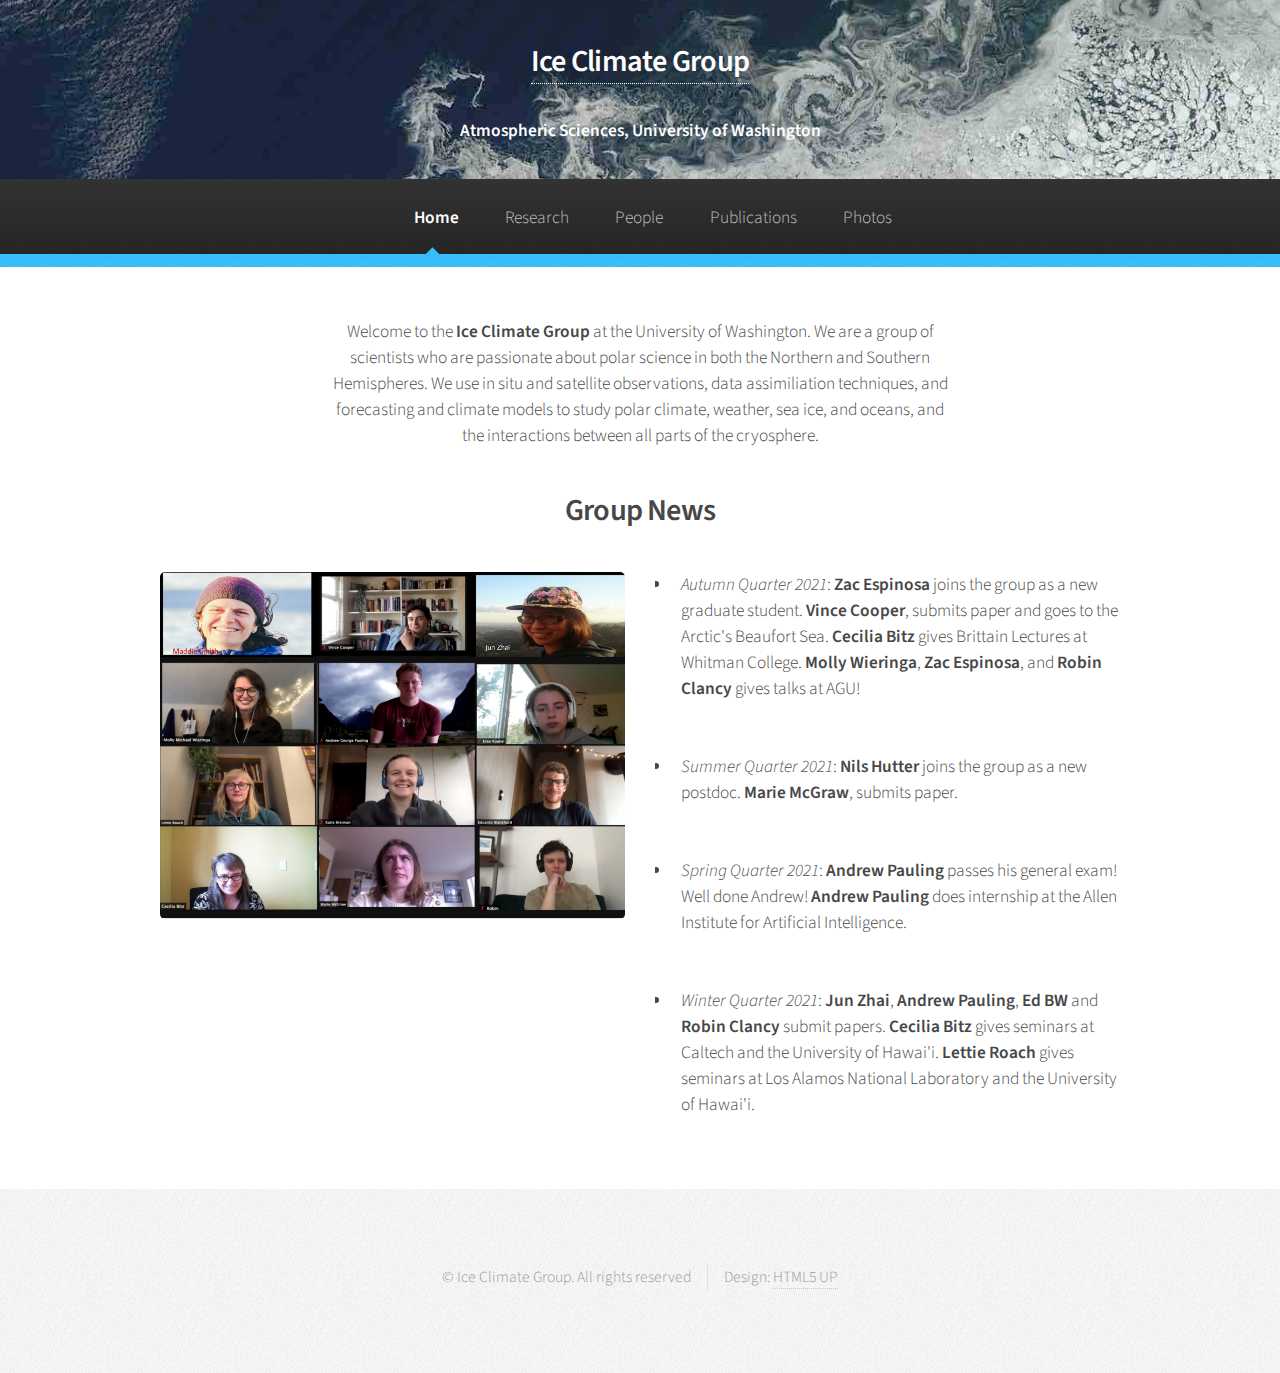
<file: index.html>
<!DOCTYPE HTML>
<!--
	Arcana by HTML5 UP
	html5up.net | @ajlkn
	Free for personal and commercial use under the CCA 3.0 license (html5up.net/license)
-->
<html>
	<head>
		<title>Ice Climate Group</title>
		<meta charset="utf-8" />
		<meta name="viewport" content="width=device-width, initial-scale=1, user-scalable=no" />
		<link rel="stylesheet" href="assets/css/main.css" />
	</head>
	<body class="is-preload">
		<div id="page-wrapper">

			<!-- Header -->
				<div id="header">

					<!-- Logo -->
						<h2><a href="index.html" id="logo">Ice Climate Group</a></h2>
						<p><b>Atmospheric Sciences, University of Washington</b></p>

					<!-- Nav -->
						<nav id="nav">
							<ul>
								<li class="current"><a href="index.html">Home</a></li>
								
								<li><a href="research.html">Research</a></li>
								<li><a href="people.html">People</a></li>
								<li><a href="publications.html">Publications</a></li>
								<li><a href="photos.html">Photos</a></li>
							</ul>
						</nav>

				</div>


                        <!----Intro--->
                               <section class="wrapper style1">
                                        <div class="container">
						<div class="row">
							<section class="col-2 col-12-narrower">
			                                        <div class="container">
									<div id="content">
									</div>
								</div>
							</section>
							<section class="col-8 col-12-narrower">
			                                        <div class="container">
									<div id="content">
								<p style="text-align:center;">Welcome to the <b>Ice Climate Group</b> at the University of Washington. We are a group of scientists who are passionate about polar science in both the Northern and Southern Hemispheres.  We use in situ and satellite observations, data assimiliation techniques, and forecasting and climate models to study polar climate, weather, sea ice, and oceans, and the interactions between all parts of the cryosphere. </p>
								<p style="text-align:center;"><h2 style="text-align:center;">Group News</h2></p>
									</div>
								</div>
							</section>
							<section class="col-2 col-12-narrower">
			                                        <div class="container">
									<div id="content">
									</div>
								</div>
							</section>
	
						</div>
					</div>
					<div class="container">
						<div class="row">
	
							<section class="col-6 col-12-narrower">
			                                        <div class="container">
									<div id="content">
 										<span class ="image featured"><img src="images/group_photo_zoom_composite.jpg"alt="" /></span>
									</div>
								</div>
							</section>
							<section class="col-6 col-12-narrower">
								<div style="overflow-y: scroll; height:600px;">
								  <ul>
								    <li><i>Autumn Quarter 2021</i>:  <b>Zac Espinosa</b> joins the group as a new graduate student.  <b>Vince Cooper</b>, submits paper and goes to the Arctic's Beaufort Sea. <b>Cecilia Bitz</b> gives Brittain Lectures at Whitman College. <b>Molly Wieringa</b>, <b>Zac Espinosa</b>, and <b>Robin Clancy</b> gives talks at AGU! </li><br></br>

								    <li><i>Summer Quarter 2021</i>:  <b>Nils Hutter</b> joins the group as a new postdoc. <b>Marie McGraw</b>, submits paper. </li><br></br>

								    <li><i>Spring Quarter 2021</i>:  <b>Andrew Pauling</b> passes his general exam! Well done Andrew! <b>Andrew Pauling</b> does internship at the Allen Institute for Artificial Intelligence. </li><br></br>
								    
								    <li><i>Winter Quarter 2021</i>: <b>Jun Zhai</b>, <b>Andrew Pauling</b>, <b>Ed BW</b> and <b>Robin Clancy</b> submit papers. <b>Cecilia Bitz</b> gives seminars at Caltech and the University of Hawai'i. <b>Lettie Roach</b> gives seminars at Los Alamos National Laboratory and the University of Hawai'i.</li><br></br>

									<li><i>Autumn Quarter 2020</i>: We welcome first-year Ph.D. student <b>Ellen Koukel</b> to the group! <b>Robin Clancy</b> passes his general exam! Well done Robin! Many group members present at the online AGU Fall Meeting. </li><br></br>

                                                                       <li><i>Summer Quarter 2020</i>:  <b>Maddie Smith</b> participates in Arctic fieldwork on MOSAiC.</li><br></br>

									<li><i>Spring Quarter 2020</i>:  <b>Cecilia Bitz</b> and <b>Ed Blanchard-Wrigglesworth</b> receive an EarthLab Innovation Grant to study hazard planning, food sovereignty and climate adaptation in the Alaskan Arctic. <a href="https://depts.washington.edu/urbanuw/news/earthlab-announces-innovation-grant-recipients-for-2020">Read more</a>. <b>Vince Cooper</b> receives the Department of Defense National Defense Science and Engineering Graduate Fellowship. Way to go Vince! <b>Lettie Roach</b> leads a publication evaluating Antarctic sea ice in the new generation of coupled climate models. <a href="  https://environment.uw.edu/news/2020/05/antarctic-sea-ice-models-improve-for-the-next-ipcc-uw-study-shows">Read more</a>. <b>Katie Brennan</b> is one of two ATMS graduate students recognized for her work on creating a more inclusive graduate school experience. Thanks for your hard work, Katie! <a href="https://grad.uw.edu/heres-how-uw-students-are-creating-a-more-inclusive-graduate-school-experience/#katie">Read more</a>.

									</ul>
								</div>
							</section>
	
						</div>
					</div>
				</section>
			<!-- Footer -->
			<div id="footer">
	
				<div class="container">
					<!-- Copyright -->
						<div class="copyright">
							<ul class="menu">
								<li>&copy; Ice Climate Group. All rights reserved</li><li>Design: <a href="http://html5up.net">HTML5 UP</a></li>
							</ul>
						</div>

				</div>

		</div>

		<!-- Scripts -->
			<script src="assets/js/jquery.min.js"></script>
			<script src="assets/js/jquery.dropotron.min.js"></script>
			<script src="assets/js/browser.min.js"></script>
			<script src="assets/js/breakpoints.min.js"></script>
			<script src="assets/js/util.js"></script>
			<script src="assets/js/main.js"></script>

	</body>
</html>
</file>
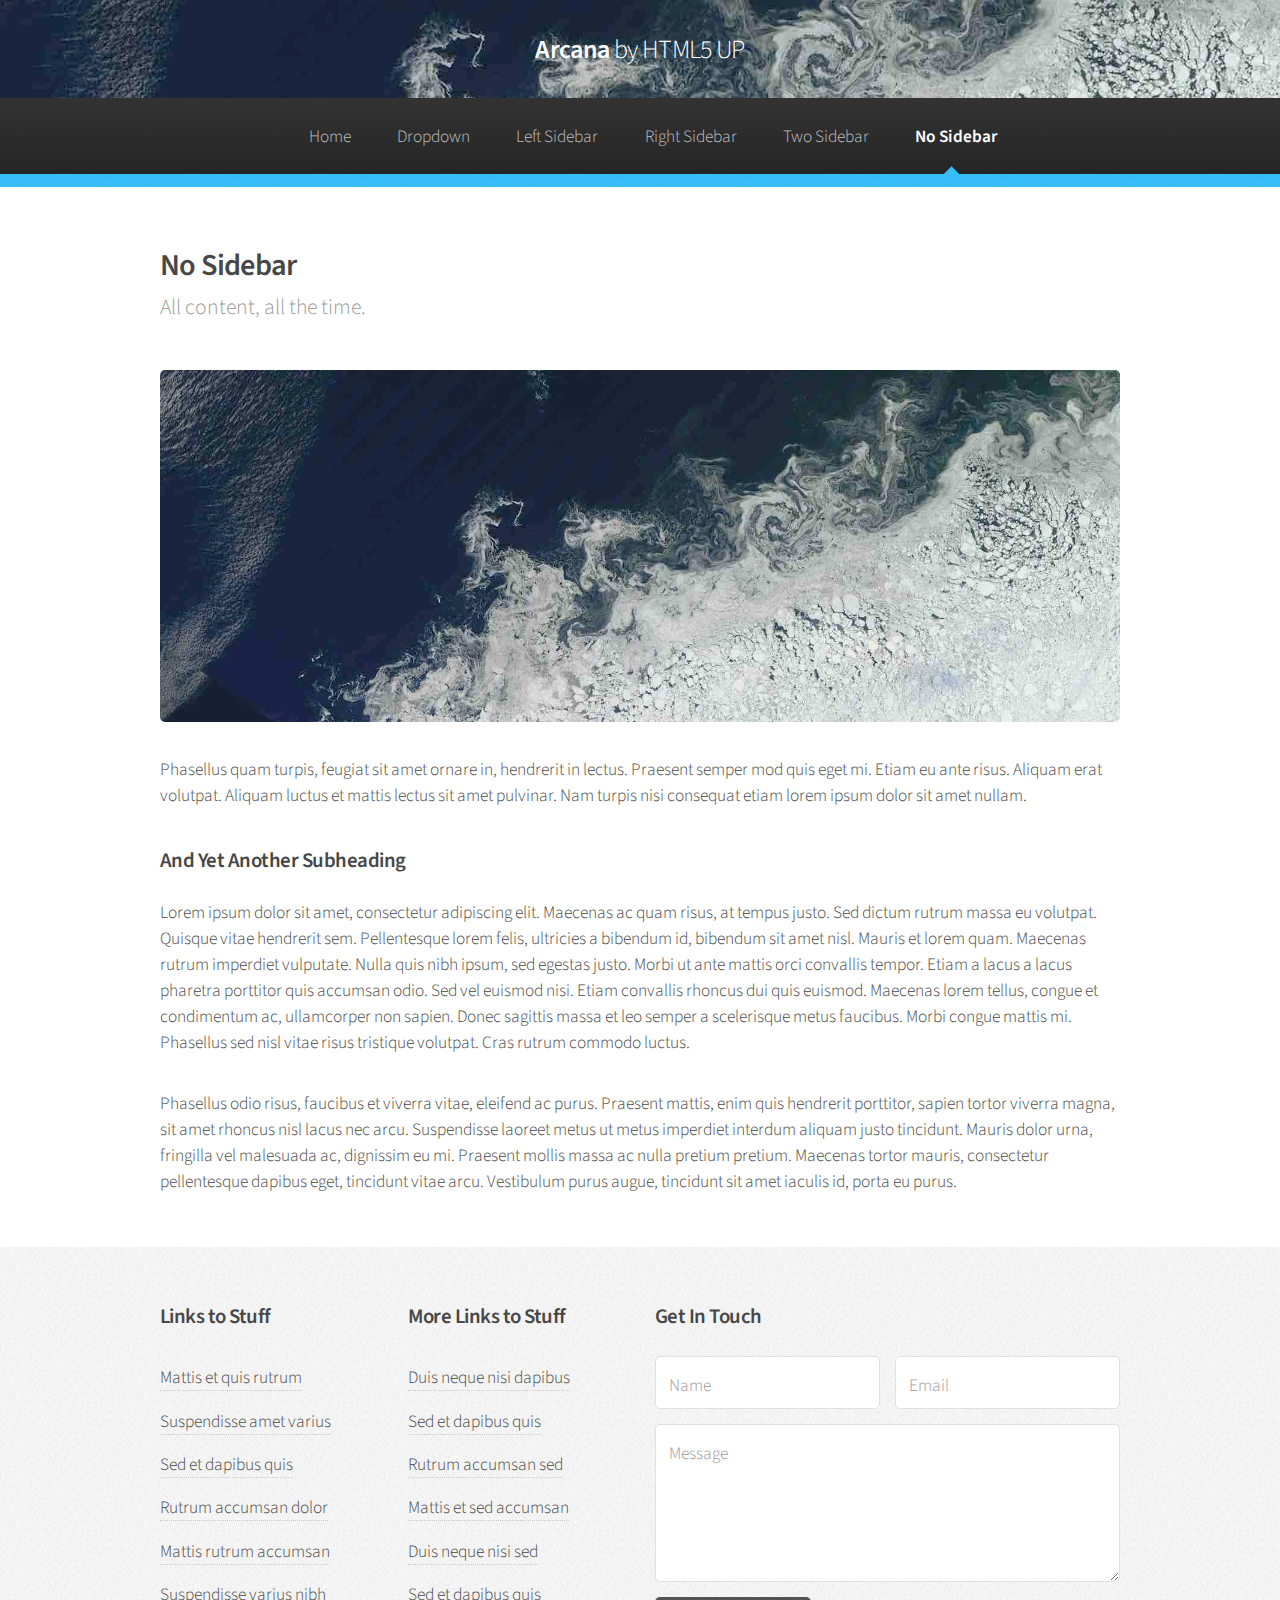
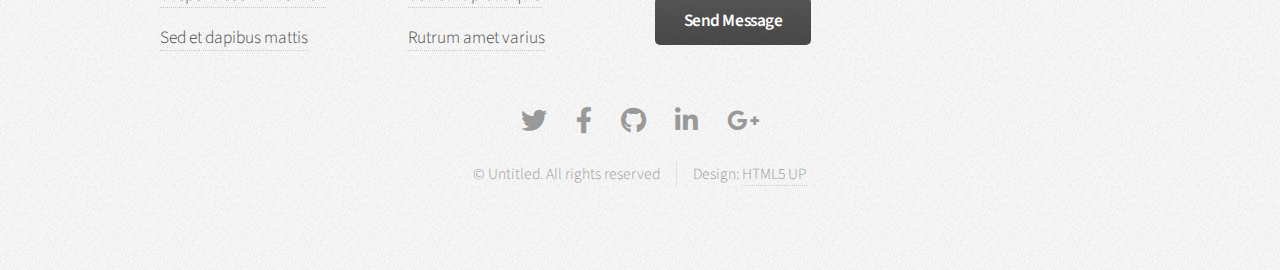
<file: no-sidebar.html>
<!DOCTYPE HTML>
<!--
	Arcana by HTML5 UP
	html5up.net | @ajlkn
	Free for personal and commercial use under the CCA 3.0 license (html5up.net/license)
-->
<html>
	<head>
		<title>No Sidebar - Arcana by HTML5 UP</title>
		<meta charset="utf-8" />
		<meta name="viewport" content="width=device-width, initial-scale=1, user-scalable=no" />
		<link rel="stylesheet" href="assets/css/main.css" />
	</head>
	<body class="is-preload">
		<div id="page-wrapper">

			<!-- Header -->
				<div id="header">

					<!-- Logo -->
						<h1><a href="index.html" id="logo">Arcana <em>by HTML5 UP</em></a></h1>

					<!-- Nav -->
						<nav id="nav">
							<ul>
								<li><a href="index.html">Home</a></li>
								<li>
									<a href="#">Dropdown</a>
									<ul>
										<li><a href="#">Lorem dolor</a></li>
										<li><a href="#">Magna phasellus</a></li>
										<li><a href="#">Etiam sed tempus</a></li>
										<li>
											<a href="#">Submenu</a>
											<ul>
												<li><a href="#">Lorem dolor</a></li>
												<li><a href="#">Phasellus magna</a></li>
												<li><a href="#">Magna phasellus</a></li>
												<li><a href="#">Etiam nisl</a></li>
												<li><a href="#">Veroeros feugiat</a></li>
											</ul>
										</li>
										<li><a href="#">Veroeros feugiat</a></li>
									</ul>
								</li>
								<li><a href="left-sidebar.html">Left Sidebar</a></li>
								<li><a href="right-sidebar.html">Right Sidebar</a></li>
								<li><a href="two-sidebar.html">Two Sidebar</a></li>
								<li class="current"><a href="no-sidebar.html">No Sidebar</a></li>
							</ul>
						</nav>

				</div>

			<!-- Main -->
				<section class="wrapper style1">
					<div class="container">
						<div id="content">

							<!-- Content -->

								<article>
									<header>
										<h2>No Sidebar</h2>
										<p>All content, all the time.</p>
									</header>

									<span class="image featured"><img src="images/banner.jpg" alt="" /></span>

									<p>Phasellus quam turpis, feugiat sit amet ornare in, hendrerit in lectus.
									Praesent semper mod quis eget mi. Etiam eu ante risus. Aliquam erat volutpat.
									Aliquam luctus et mattis lectus sit amet pulvinar. Nam turpis nisi
									consequat etiam lorem ipsum dolor sit amet nullam.</p>

									<h3>And Yet Another Subheading</h3>
									<p>Lorem ipsum dolor sit amet, consectetur adipiscing elit. Maecenas ac quam risus, at tempus
									justo. Sed dictum rutrum massa eu volutpat. Quisque vitae hendrerit sem. Pellentesque lorem felis,
									ultricies a bibendum id, bibendum sit amet nisl. Mauris et lorem quam. Maecenas rutrum imperdiet
									vulputate. Nulla quis nibh ipsum, sed egestas justo. Morbi ut ante mattis orci convallis tempor.
									Etiam a lacus a lacus pharetra porttitor quis accumsan odio. Sed vel euismod nisi. Etiam convallis
									rhoncus dui quis euismod. Maecenas lorem tellus, congue et condimentum ac, ullamcorper non sapien.
									Donec sagittis massa et leo semper a scelerisque metus faucibus. Morbi congue mattis mi.
									Phasellus sed nisl vitae risus tristique volutpat. Cras rutrum commodo luctus.</p>

									<p>Phasellus odio risus, faucibus et viverra vitae, eleifend ac purus. Praesent mattis, enim
									quis hendrerit porttitor, sapien tortor viverra magna, sit amet rhoncus nisl lacus nec arcu.
									Suspendisse laoreet metus ut metus imperdiet interdum aliquam justo tincidunt. Mauris dolor urna,
									fringilla vel malesuada ac, dignissim eu mi. Praesent mollis massa ac nulla pretium pretium.
									Maecenas tortor mauris, consectetur pellentesque dapibus eget, tincidunt vitae arcu.
									Vestibulum purus augue, tincidunt sit amet iaculis id, porta eu purus.</p>
								</article>

						</div>
					</div>
				</section>

			<!-- Footer -->
				<div id="footer">
					<div class="container">
						<div class="row">
							<section class="col-3 col-6-narrower col-12-mobilep">
								<h3>Links to Stuff</h3>
								<ul class="links">
									<li><a href="#">Mattis et quis rutrum</a></li>
									<li><a href="#">Suspendisse amet varius</a></li>
									<li><a href="#">Sed et dapibus quis</a></li>
									<li><a href="#">Rutrum accumsan dolor</a></li>
									<li><a href="#">Mattis rutrum accumsan</a></li>
									<li><a href="#">Suspendisse varius nibh</a></li>
									<li><a href="#">Sed et dapibus mattis</a></li>
								</ul>
							</section>
							<section class="col-3 col-6-narrower col-12-mobilep">
								<h3>More Links to Stuff</h3>
								<ul class="links">
									<li><a href="#">Duis neque nisi dapibus</a></li>
									<li><a href="#">Sed et dapibus quis</a></li>
									<li><a href="#">Rutrum accumsan sed</a></li>
									<li><a href="#">Mattis et sed accumsan</a></li>
									<li><a href="#">Duis neque nisi sed</a></li>
									<li><a href="#">Sed et dapibus quis</a></li>
									<li><a href="#">Rutrum amet varius</a></li>
								</ul>
							</section>
							<section class="col-6 col-12-narrower">
								<h3>Get In Touch</h3>
								<form>
									<div class="row gtr-50">
										<div class="col-6 col-12-mobilep">
											<input type="text" name="name" id="name" placeholder="Name" />
										</div>
										<div class="col-6 col-12-mobilep">
											<input type="email" name="email" id="email" placeholder="Email" />
										</div>
										<div class="col-12">
											<textarea name="message" id="message" placeholder="Message" rows="5"></textarea>
										</div>
										<div class="col-12">
											<ul class="actions">
												<li><input type="submit" class="button alt" value="Send Message" /></li>
											</ul>
										</div>
									</div>
								</form>
							</section>
						</div>
					</div>

					<!-- Icons -->
						<ul class="icons">
							<li><a href="#" class="icon brands fa-twitter"><span class="label">Twitter</span></a></li>
							<li><a href="#" class="icon brands fa-facebook-f"><span class="label">Facebook</span></a></li>
							<li><a href="#" class="icon brands fa-github"><span class="label">GitHub</span></a></li>
							<li><a href="#" class="icon brands fa-linkedin-in"><span class="label">LinkedIn</span></a></li>
							<li><a href="#" class="icon brands fa-google-plus-g"><span class="label">Google+</span></a></li>
						</ul>

					<!-- Copyright -->
						<div class="copyright">
							<ul class="menu">
								<li>&copy; Untitled. All rights reserved</li><li>Design: <a href="http://html5up.net">HTML5 UP</a></li>
							</ul>
						</div>

				</div>

		</div>

		<!-- Scripts -->
			<script src="assets/js/jquery.min.js"></script>
			<script src="assets/js/jquery.dropotron.min.js"></script>
			<script src="assets/js/browser.min.js"></script>
			<script src="assets/js/breakpoints.min.js"></script>
			<script src="assets/js/util.js"></script>
			<script src="assets/js/main.js"></script>

	</body>
</html>
</file>
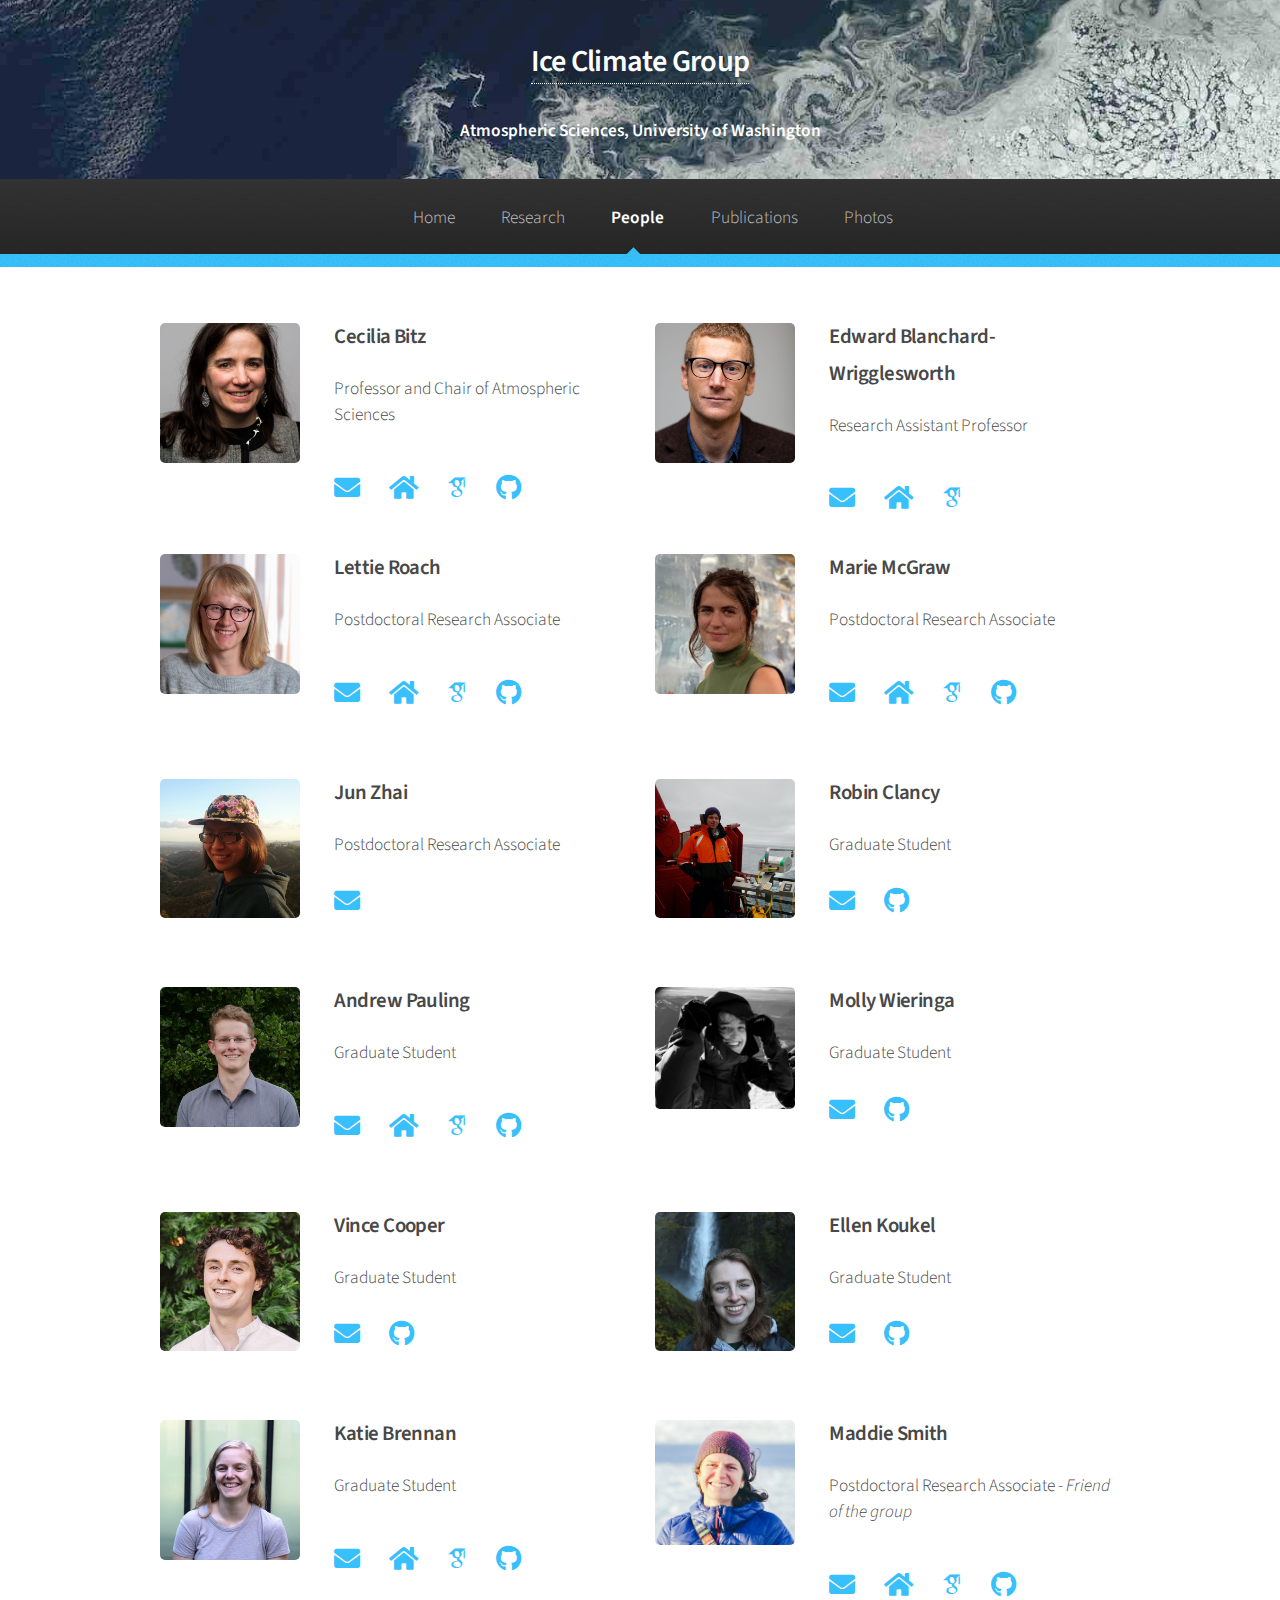
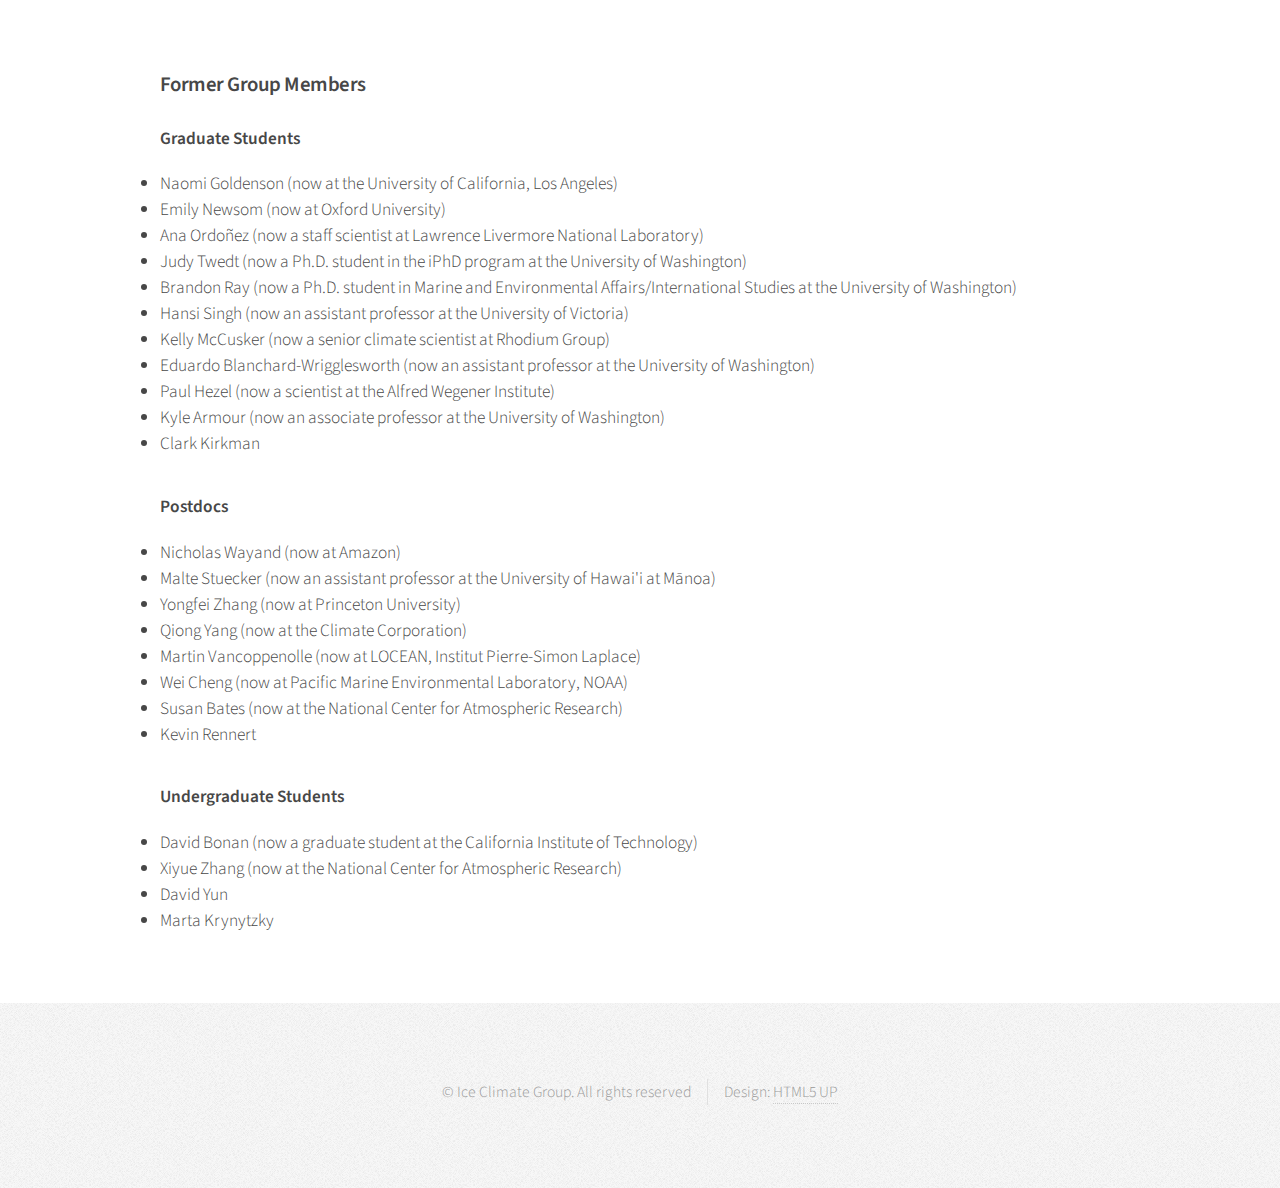
<file: people.html>
<!DOCTYPE HTML>
<!--
	Arcana by HTML5 UP
	html5up.net | @ajlkn
	Free for personal and commercial use under the CCA 3.0 license (html5up.net/license)
-->
<html>
	<head>
		<title>People</title>
		<meta charset="utf-8" />
		<meta name="viewport" content="width=device-width, initial-scale=1, user-scalable=no" />
		<link rel="stylesheet" href="assets/css/main.css" />
	        <link rel="stylesheet" href="assets/css/academicons.min.css" />
	</head>
	<body class="is-preload">
		<div id="page-wrapper">

			<!-- Header -->
				<div id="header">

					<!-- Logo -->
						<h2><a href="index.html" id="logo">Ice Climate Group</a></h2>
						<p><b>Atmospheric Sciences, University of Washington</b></p>

					<!-- Nav -->
						<nav id="nav">
							<ul>
								<li><a href="index.html">Home</a></li>
								
								<li><a href="research.html">Research</a></li>
								<li class="current"><a href="people.html">People</a></li>
								<li><a href="publications.html">Publications</a></li>
								<li><a href="photos.html">Photos</a></li>
							</ul>
						</nav>

				</div>

			<!-- Main -->
				<section class="wrapper style1">
                                        <div class="container">
                                                <div class="row">
                                                        <section class="col-6 col-12-narrower">
                                                                <div class="box post">
                                                                        <a href="#" class="image left"><img src="images/CC.jpeg" alt="" /></a>
                                                                        <div class="inner">
                                                                                <h3>Cecilia Bitz</h3>
                                                                                <p>Professor and Chair of Atmospheric Sciences<p>
                                                                                <ul class="icons">
 											<li><a href="mailto:bitz@atmos.washington.edu" class="icon solid fa-envelope"><span class="label">Email</span></a></li>
											<li><a href="https://www.atmos.washington.edu/~bitz/" class="icon solid fa-home"><span class="label">Website</span></a></li>
										<li><a href="https://scholar.google.com/citations?user=LGcmhHgAAAAJ&hl=en" class="ai ai-google-scholar ai-1x"><span class="label"></span></a></li>
 											<li><a href="https://github.com/cmbitz" class="icon brands fa-github"><span class="label">GitHub</span></a></li>
                                                                                </ul>
                                                                        </div>
                                                                </div>
                                                        </section>
                                                        <section class="col-6 col-12-narrower">
                                                                <div class="box post">
                                                                        <a href="#" class="image left"><img src="images/Ed.jpeg" alt="" /></a>
                                                                        <div class="inner">
                                                                                <h3>Edward Blanchard-Wrigglesworth</h3>
                                                                                <p>Research Assistant Professor<p>
										<ul class="icons">
 											<li><a href="mailto:ed@atmos.uw.edu" class="icon solid fa-envelope"><span class="label">Email</span></a></li>
											<li><a href="https://atmos.washington.edu/~ed/" class="icon solid fa-home"><span class="label">Website</span></a></li>
											<li><a href="https://scholar.google.com/citations?user=McgpJxcAAAAJ&hl=en" class="ai ai-google-scholar ai-1x"><span class="label"> </span></a></li>
                                                                                </ul>
                                                                        </div>
                                                                </div>
                                                        </section>
                                                </div>
                                                <div class="row">
                                                        <section class="col-6 col-12-narrower">
                                                                <div class="box post">
                                                                        <a href="#" class="image left"><img src="images/Lettie.jpeg" alt="" /></a>
                                                                        <div class="inner">
                                                                                <h3>Lettie Roach</h3>
                                                                                <p>Postdoctoral Research Associate<p>
										<ul class="icons">
 											<li><a href="mailto:lroach@uw.edu" class="icon solid fa-envelope"><span class="label">Email</span></a></li>
											<li><a href="https://atmos.uw.edu/~lroach/" class="icon solid fa-home"><span class="label">Website</span></a></li>
											<li><a href="https://scholar.google.com/citations?hl=en&user=Uye7avkAAAAJ" class="ai ai-google-scholar ai-1x"><span class="label"></span></a></li>
 											<li><a href="https://github.com/lettie-roach" class="icon brands fa-github"><span class="label">GitHub</span></a></li>
                                                                                </ul>
                                                                        </div>
                                                                </div>
                                                        </section>
                                                        <section class="col-6 col-12-narrower">
                                                                <div class="box post">
                                                                        <a href="#" class="image left"><img src="images/Marie.jpeg" alt="" /></a>
                                                                        <div class="inner">
                                                                                <h3>Marie McGraw</h3>
                                                                                <p>Postdoctoral Research Associate</p>
										<ul class="icons">
 											<li><a href="mailto:mcmcgraw@uw.edu" class="icon solid fa-envelope"><span class="label">Email</span></a></li>
											<li><a href="https://sites.google.com/rams.colostate.edu/barnesresearchgroup/group/group_mmcgraw?authuser=0" class="icon solid fa-home"><span class="label">Website</span></a></li>
											<li><a href="https://scholar.google.com/citations?hl=en&user=pnPrqJgAAAAJ" class="ai ai-google-scholar ai-1x"><span class="label"></span></a></li>
 											<li><a href="https://github.com/marie-mcgraw" class="icon brands fa-github"><span class="label">GitHub</span></a></li>
                                                                                </ul>
                                                                        </div>
                                                                </div>
                                                        </section>
							<section class="col-6 col-12-narrower">
                                                                <div class="box post">
                                                                        <a href="#" class="image left"><img src="images/Jun.jpeg" alt="" /></a>
                                                                        <div class="inner">
                                                                                <h3>Jun Zhai</h3>
                                                                                <p>Postdoctoral Research Associate</p>
										<ul class="icons">
 											<li><a href="jzhai@atmos.washington.edu" class="icon solid fa-envelope"><span class="label">Email</span></a></li>
                                                                                </ul>
                                                                        </div>
                                                                </div>
                                                        </section>
                                                        <section class="col-6 col-12-narrower">
                                                                <div class="box post">
                                                                        <a href="#" class="image left"><img src="images/Robin.jpeg" alt="" /></a>
                                                                        <div class="inner">
                                                                                <h3>Robin Clancy</h3>
                                                                                <p>Graduate Student</p>
										<ul class="icons">
 											<li><a href="mailto:rclancy@uw.edu" class="icon solid fa-envelope"><span class="label">Email</span></a></li>
 											<li><a href="https://github.com/rpclancy" class="icon brands fa-github"><span class="label">GitHub</span></a></li>
                                                                        	</ul>
									</div>
                                                                </div>
                                                        </section>
                                                        <section class="col-6 col-12-narrower">
                                                                <div class="box post">
                                                                        <a href="#" class="image left"><img src="images/Andrew.jpeg" alt="" /></a>
                                                                        <div class="inner">
                                                                                <h3>Andrew Pauling</h3>
                                                                                <p>Graduate Student</p>
										<ul class="icons">
 											<li><a href="mailto:apauling@uw.edu" class="icon solid fa-envelope"><span class="label">Email</span></a></li>
											<li><a href="https://andrewpauling.github.io/" class="icon solid fa-home"><span class="label">Website</span></a></li>
											<li><a href="https://scholar.google.com/citations?hl=en&user=A3A1xZ0AAAAJ" class="ai ai-google-scholar ai-1x"><span class="label"></span></a></li>
 											<li><a href="https://github.com/cmbitz" class="icon brands fa-github"><span class="label">GitHub</span></a></li>
                                                                                </ul>
                                                                        </div>
                                                                </div>
                                                        </section>
							<section class="col-6 col-12-narrower">
                                                                <div class="box post">
                                                                        <a href="#" class="image left"><img src="images/Molly.jpeg" alt="" /></a>
                                                                        <div class="inner">
                                                                                <h3>Molly Wieringa</h3>
                                                                                <p>Graduate Student</p>
										<ul class="icons">
 											<li><a href="mailto:mmw906@uw.edu" class="icon solid fa-envelope"><span class="label">Email</span></a></li>
 											<li><a href="https://github.com/mollymwieringa" class="icon brands fa-github"><span class="label">GitHub</span></a></li>
                                                                                </ul>
                                                                        </div>
                                                                </div>
                                                        </section>
							<section class="col-6 col-12-narrower">
                                                                <div class="box post">
                                                                        <a href="#" class="image left"><img src="images/Vince.jpeg" alt="" /></a>
                                                                        <div class="inner">
                                                                                <h3>Vince Cooper</h3>
                                                                                <p>Graduate Student</p>
										<ul class="icons">
 											<li><a href="mailto:vcooper@uw.edu" class="icon solid fa-envelope"><span class="label">Email</span></a></li>
 											<li><a href="https://github.com/vtcooper" class="icon brands fa-github"><span class="label">GitHub</span></a></li>
                                                                                </ul>
                                                                        </div>
                                                                </div>
                                                        </section>
							<section class="col-6 col-12-narrower">
                                                                <div class="box post">
                                                                        <a href="#" class="image left"><img src="images/Ellen.jpeg" alt="" /></a>
                                                                        <div class="inner">
                                                                                <h3>Ellen Koukel</h3>
                                                                                <p>Graduate Student</p>
										<ul class="icons">
 											<li><a href="mailto:ekoukel@uw.edu" class="icon solid fa-envelope"><span class="label">Email</span></a></li>
 											<li><a href="https://github.com/koukellen" class="icon brands fa-github"><span class="label">GitHub</span></a></li>
                                                                                </ul>
                                                                        </div>
                                                                </div>
                                                        </section>
							<section class="col-6 col-12-narrower">
                                                                <div class="box post">
                                                                        <a href="#" class="image left"><img src="images/Katie.jpeg" alt="" /></a>
                                                                        <div class="inner">
                                                                                <h3>Katie Brennan</h3>
                                                                                <p>Graduate Student</p>
										<ul class="icons">
 											<li><a href="mailto:mkb22@uw.edu" class="icon solid fa-envelope"><span class="label">Email</span></a></li>
											<li><a href="https://atmos.uw.edu/~mkb22/" class="icon solid fa-home"><span class="label">Website</span></a></li>
											<li><a href="https://scholar.google.com/citations?hl=en&user=BenhbL4AAAAJ" class="ai ai-google-scholar ai-1x"><span class="label"></span></a></li>
 											<li><a href="https://github.com/kbren" class="icon brands fa-github"><span class="label">GitHub</span></a></li>
                                                                                </ul>
                                                                        </div>
                                                                </div>
							</section>
							<section class="col-6 col-12-narrower">
                                                                <div class="box post">
                                                                        <a href="#" class="image left"><img src="images/Maddie.jpeg" alt="" /></a>
                                                                        <div class="inner">
                                                                                <h3>Maddie Smith</h3>
                                                                                <p>Postdoctoral Research Associate - <i>Friend of the group</i></p>
										<ul class="icons">
 											<li><a href="mailto:mmsmith@u.washington.edu" class="icon solid fa-envelope"><span class="label">Email</span></a></li>
											<li><a href="http://psc.apl.uw.edu/people/post-docs/madison-smith/" class="icon solid fa-home"><span class="label">Website</span></a></li>
											<li><a href="https://scholar.google.com/citations?user=Iz_KFMAAAAAJ&hl=en" class="ai ai-google-scholar ai-1x"><span class="label"></span></a></li>
 											<li><a href="https://github.com/smithmadisonm" class="icon brands fa-github"><span class="label">GitHub</span></a></li>
                                                                                </ul>
                                                                        </div>
                                                                </div>	
							</section>
	<section class="col-12 col-12-narrower">		
						<h3>Former Group Members</h3>
		<h4>Graduate Students</h4>
		<li>Naomi Goldenson (now at the University of California, Los Angeles)</li>
		<li>Emily Newsom (now at Oxford University)</li>
		<li>Ana Ordoñez (now a staff scientist at Lawrence Livermore National Laboratory)</li>
		<li>Judy Twedt (now a Ph.D. student in the iPhD program at the University of Washington) </li>
		<li>Brandon Ray (now a Ph.D. student in Marine and Environmental Affairs/International Studies at the University of Washington)</li>
		<li>Hansi Singh (now an assistant professor at the University of Victoria) </li>
		<li>Kelly McCusker (now a senior climate scientist at Rhodium Group) </li>
		<li>Eduardo Blanchard-Wrigglesworth (now an assistant professor at the University of Washington) </li>
		<li>Paul Hezel (now a scientist at the Alfred Wegener Institute) </li>
		<li>Kyle Armour (now an associate professor at the University of Washington) </li>
		<li>Clark Kirkman </li>
                <p></p>
		
		<h4>Postdocs</h4>
		<li>Nicholas Wayand (now at Amazon)</li>
		<li>Malte Stuecker (now an assistant professor at the University of Hawai'i at Mānoa)</li>
		<li>Yongfei Zhang (now at Princeton University) </li>
		<li>Qiong Yang (now at the Climate Corporation) </li>
		<li>Martin Vancoppenolle (now at LOCEAN, Institut Pierre-Simon Laplace)</li>
		<li>Wei Cheng (now at Pacific Marine Environmental Laboratory, NOAA)</li>
		<li>Susan Bates (now at the National Center for Atmospheric Research)</li>
		<li>Kevin Rennert </li>
		<p></p>	

	
		<h4>Undergraduate Students</h4>
		<li>David Bonan (now a graduate student at the California Institute of Technology)</li>
		<li>Xiyue Zhang (now at the National Center for Atmospheric Research)</li>
		<li>David Yun</li>
		<li>Marta Krynytzky</li>
                <br></br>
                                                        </section>
                                                </div>
                                        </div>
                                </section>


						</div>
					</div>

		
			<div id="footer">
	
				<div class="container">
					<!-- Copyright -->
						<div class="copyright">
							<ul class="menu">
								<li>&copy; Ice Climate Group. All rights reserved</li><li>Design: <a href="http://html5up.net">HTML5 UP</a></li>
							</ul>
						</div>

				</div>

		</div>

		<!-- Scripts -->
			<script src="assets/js/jquery.min.js"></script>
			<script src="assets/js/jquery.dropotron.min.js"></script>
			<script src="assets/js/browser.min.js"></script>
			<script src="assets/js/breakpoints.min.js"></script>
			<script src="assets/js/util.js"></script>
			<script src="assets/js/main.js"></script>

	</body>
</html>
</file>
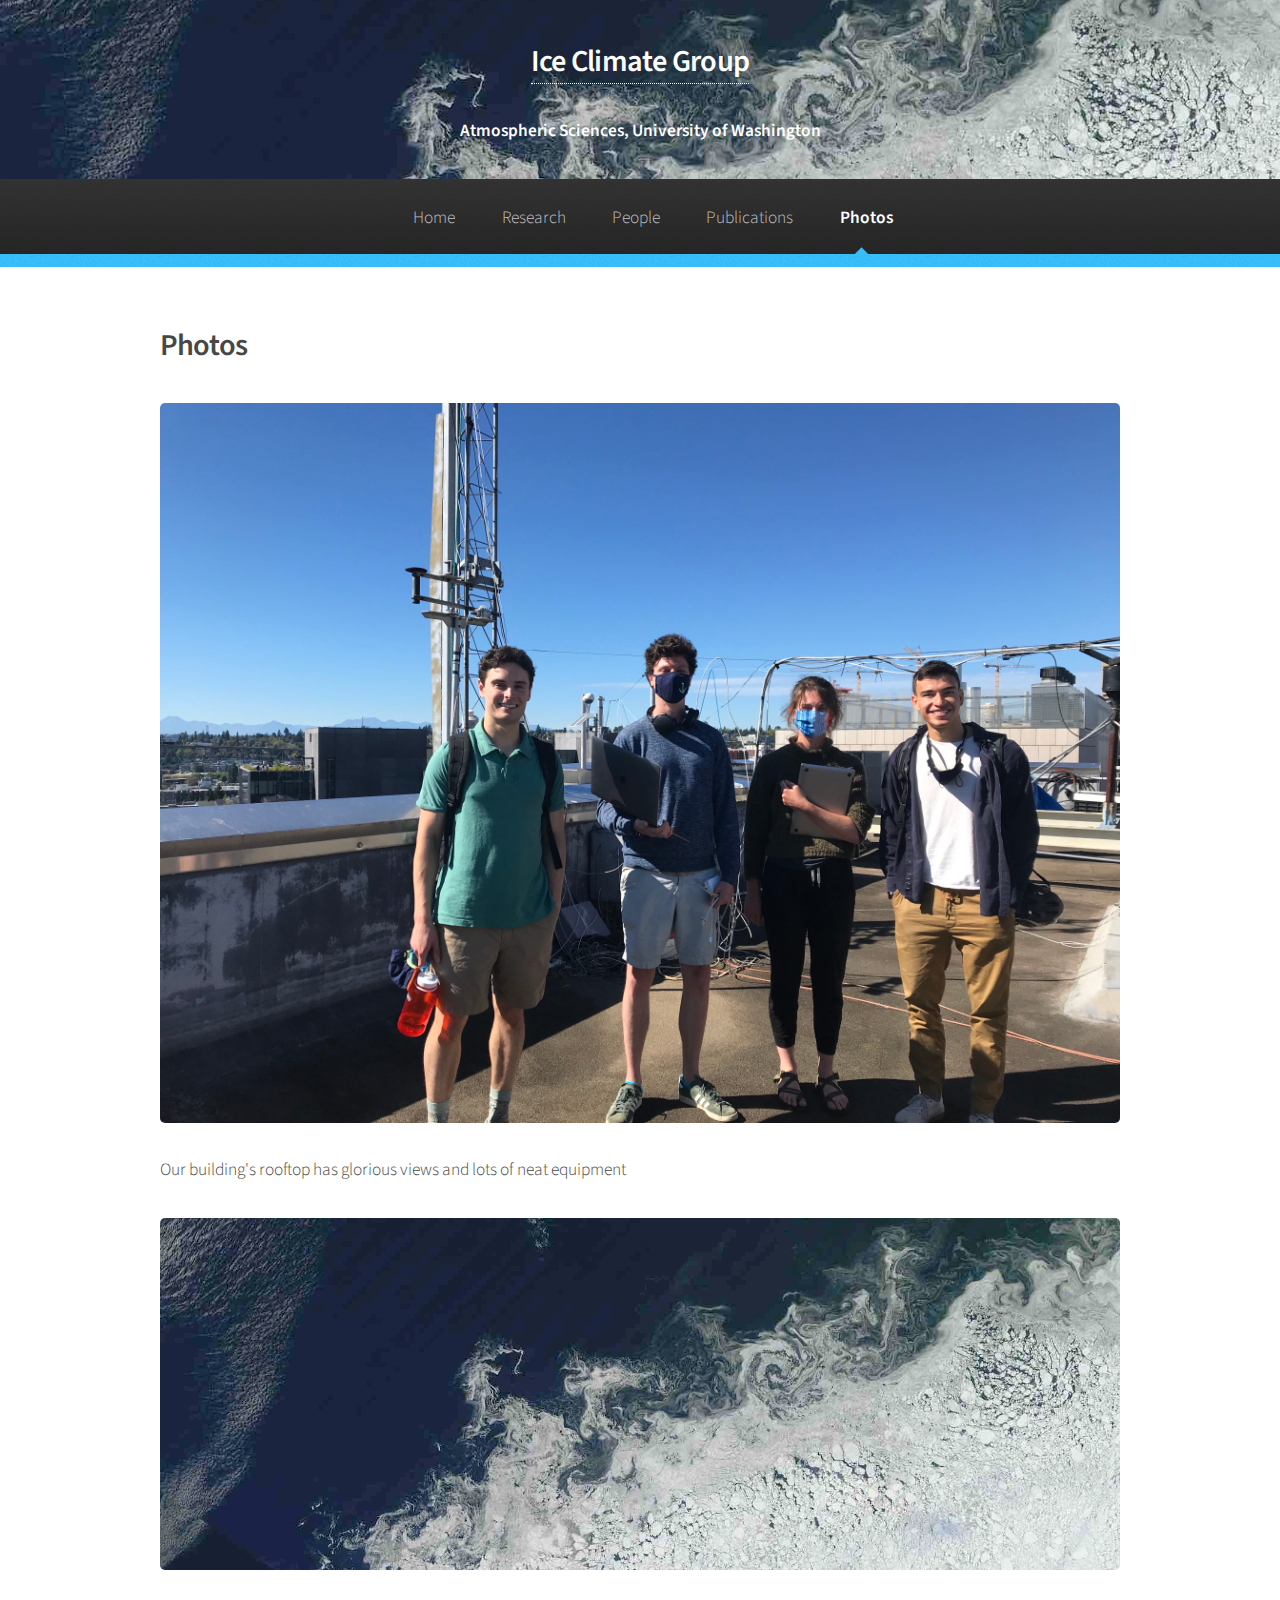
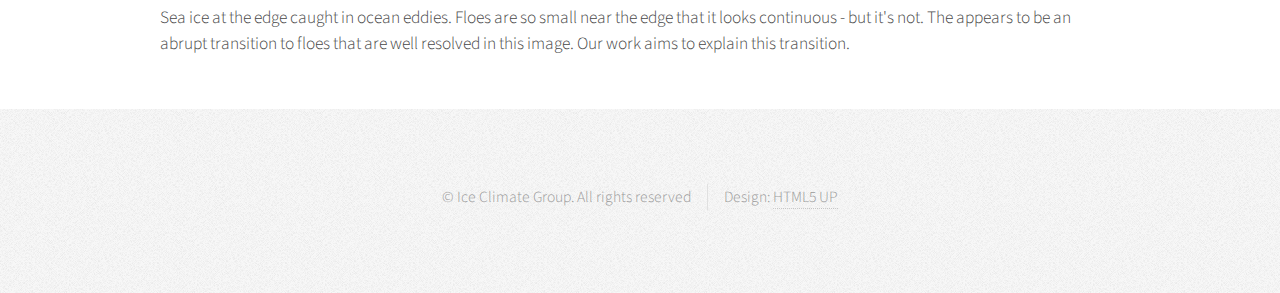
<file: photos.html>
<!DOCTYPE HTML>
<!--
	Arcana by HTML5 UP
	html5up.net | @ajlkn
	Free for personal and commercial use under the CCA 3.0 license (html5up.net/license)
-->
<html>
	<head>
		<title>Photos</title>
		<meta charset="utf-8" />
		<meta name="viewport" content="width=device-width, initial-scale=1, user-scalable=no" />
		<link rel="stylesheet" href="assets/css/main.css" />
	</head>
	<body class="is-preload">
		<div id="page-wrapper">

			<!-- Header -->
				<div id="header">

					<!-- Logo -->
						<h2><a href="index.html" id="logo">Ice Climate Group</a></h2>
						<p><b>Atmospheric Sciences, University of Washington</b></p>

					<!-- Nav -->
						<nav id="nav">
							<ul>
								<li><a href="index.html">Home</a></li>
								
								<li><a href="research.html">Research</a></li>
								<li><a href="people.html">People</a></li>
								<li><a href="publications.html">Publications</a></li>
								<li class="current"><a href="photos.html">Photos</a></li>
							</ul>
						</nav>

				</div>

			<!-- Main -->
				<section class="wrapper style1">
					<div class="container">
						<div id="content">

							<!-- Content -->

								<article>
									<header>
										<h2>Photos</h2>
									</header>

									<span class="image featured"><img src="images/studentsonrooftop.jpg" alt="" /></span>
									<p>Our building's rooftop has glorious views and lots of neat equipment </p>
                                                                        <span class="image featured"><img src="images/banner.jpg" alt="" /></span>
 									<p>Sea ice at the edge caught in ocean eddies. Floes are so small near the edge that it looks continuous - but it's not. The appears to be an abrupt transition to floes that are well resolved in this image. Our work aims to explain this transition. </p>

								</article>

						</div>
					</div>
				</section>

			<!-- Footer -->
			<div id="footer">
	
				<div class="container">
					<!-- Copyright -->
						<div class="copyright">
							<ul class="menu">
								<li>&copy; Ice Climate Group. All rights reserved</li><li>Design: <a href="http://html5up.net">HTML5 UP</a></li>
							</ul>
						</div>

				</div>

		</div>

		<!-- Scripts -->
			<script src="assets/js/jquery.min.js"></script>
			<script src="assets/js/jquery.dropotron.min.js"></script>
			<script src="assets/js/browser.min.js"></script>
			<script src="assets/js/breakpoints.min.js"></script>
			<script src="assets/js/util.js"></script>
			<script src="assets/js/main.js"></script>

	</body>
</html>
</file>
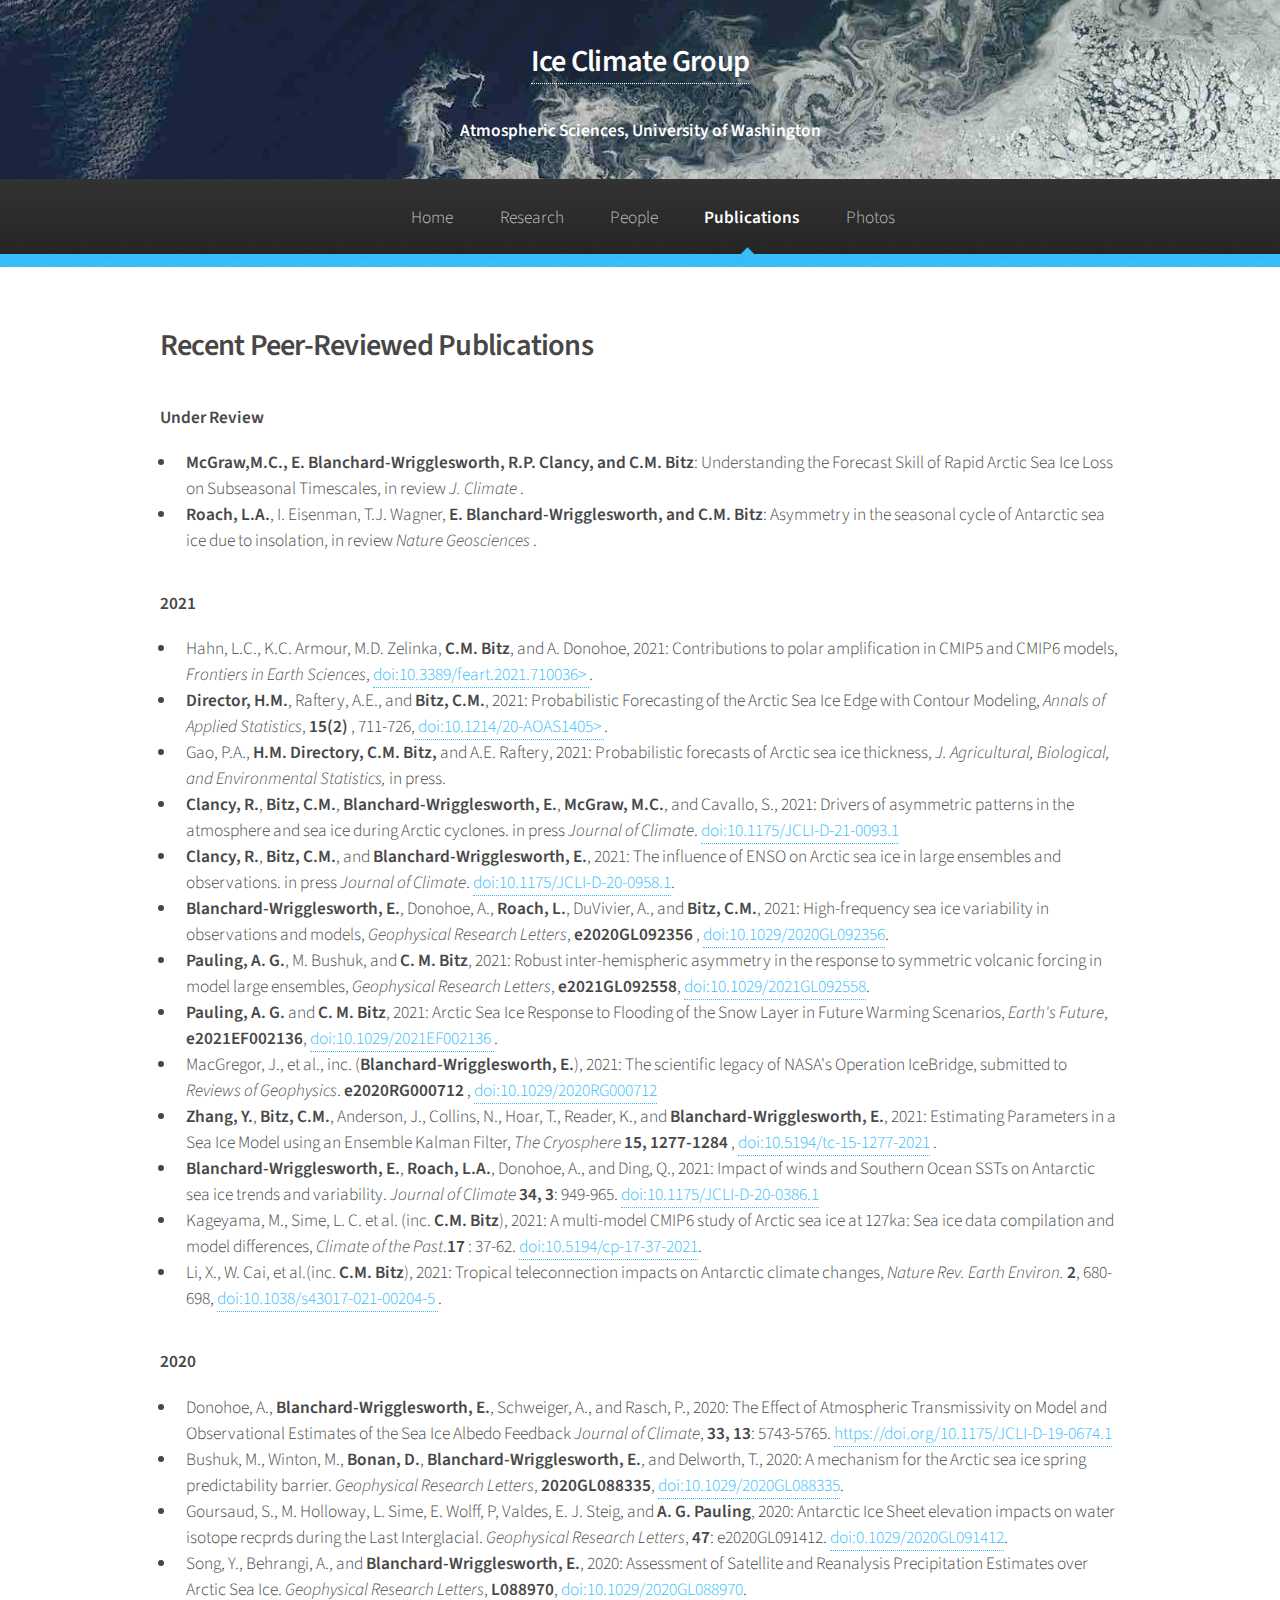
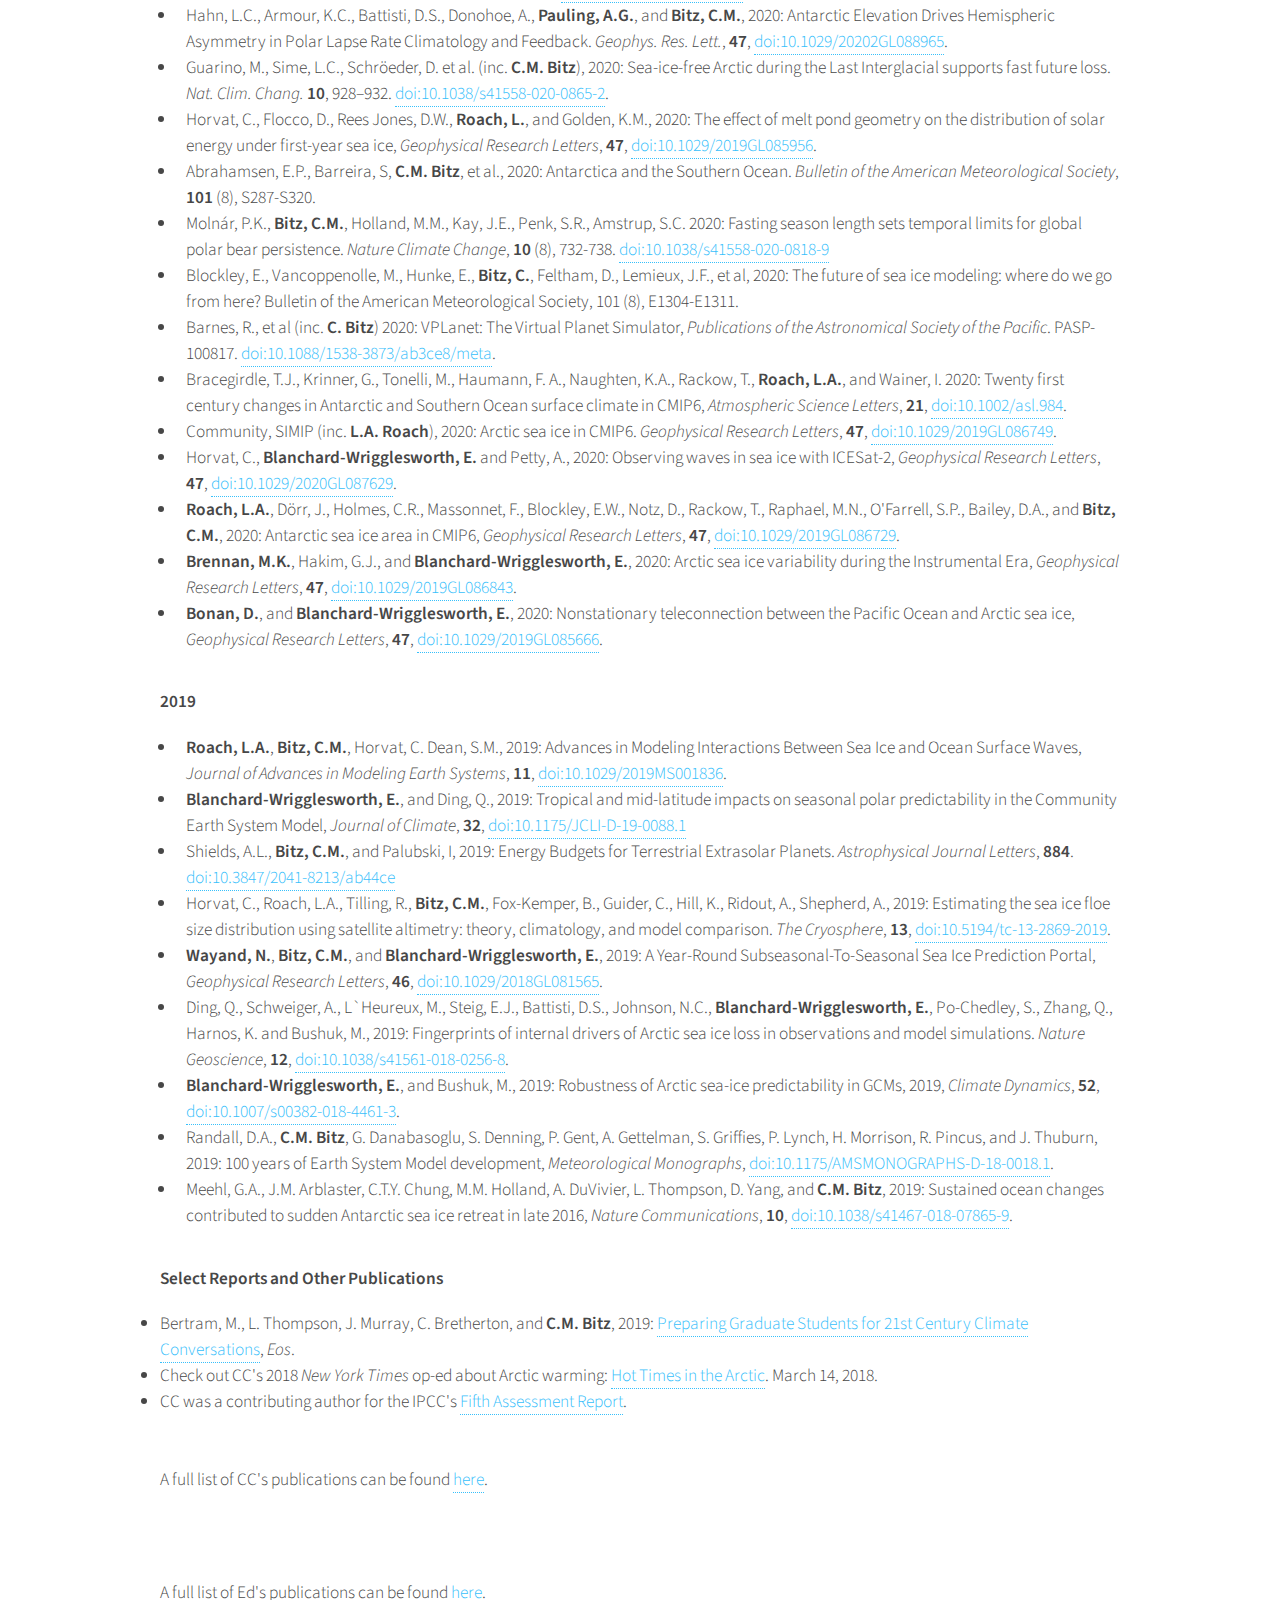
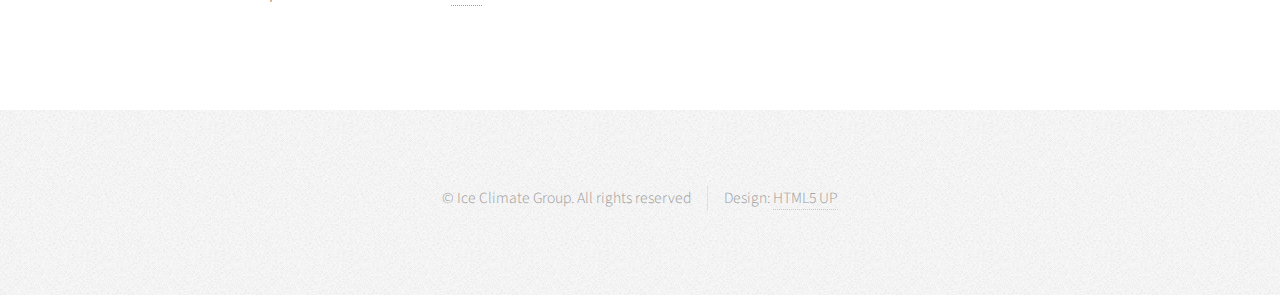
<file: publications.html>
<!DOCTYPE HTML>
<!--
	Arcana by HTML5 UP
	html5up.net | @ajlkn
	Free for personal and commercial use under the CCA 3.0 license (html5up.net/license)
-->
<html>
	<head>
		<title>Publications</title>
		<meta charset="utf-8" />
		<meta name="viewport" content="width=device-width, initial-scale=1, user-scalable=no" />
		<link rel="stylesheet" href="assets/css/main.css" />
	</head>
	<body class="is-preload">
		<div id="page-wrapper">

			<!-- Header -->
				<div id="header">

					<!-- Logo -->
						<h2><a href="index.html" id="logo">Ice Climate Group</a></h2>
						<p><b>Atmospheric Sciences, University of Washington</b></p>

					<!-- Nav -->
						<nav id="nav">
							<ul>
								<li><a href="index.html">Home</a></li>
								
								<li><a href="research.html">Research</a></li>
								<li><a href="people.html">People</a></li>
								<li class="current"><a href="publications.html">Publications</a></li>
								<li><a href="photos.html">Photos</a></li>
							</ul>
						</nav>

				</div>

			<!-- Main -->
				<section class="wrapper style1">
					<div class="container">
						<div id="content">

							<!-- Content -->

								<article>
									<header>
										<h2>Recent Peer-Reviewed Publications</h2>
									</header>
								<h4>Under Review</h4>
<ul>

  <li><b>McGraw,M.C., E. Blanchard-Wrigglesworth, R.P. Clancy, and C.M. Bitz</b>:  Understanding the Forecast Skill of Rapid Arctic Sea Ice Loss on Subseasonal Timescales, in review <i> J. Climate </i>.

  <li><b>Roach, L.A.</b>, I. Eisenman, T.J. Wagner, <b>E. Blanchard-Wrigglesworth, and C.M. Bitz</b>: Asymmetry in the seasonal cycle of Antarctic sea ice due to insolation, in review <i> Nature Geosciences </i>.

</ul>
								<h4>2021</h4>
<ul>

   <li>Hahn, L.C., K.C. Armour, M.D. Zelinka, <b>C.M. Bitz</b>, and A. Donohoe, 2021: Contributions to polar amplification in CMIP5 and CMIP6 models, <i> Frontiers in Earth Sciences</i>, <a href=https://doi.org/10.3389/feart.2021.710036"> doi:10.3389/feart.2021.710036> </a>. </li>
  

  <li><b>Director, H.M.</b>, Raftery, A.E., and <b>Bitz, C.M.</b>, 2021:  Probabilistic Forecasting of the Arctic Sea Ice Edge with Contour Modeling, <i> Annals of Applied Statistics</i>, <b> 15(2) </b>, 711-726,<a href="https://doi.org/10.1214/20-AOAS1405"> doi:10.1214/20-AOAS1405> </a>. </li>
	<li>Gao, P.A., <b>H.M. Directory, C.M. Bitz,</b> and A.E. Raftery, 2021: Probabilistic forecasts of Arctic sea ice thickness, <i>J. Agricultural, Biological, and Environmental Statistics,</i> in press. </li>  

	<li> <b>Clancy, R.</b>, <b>Bitz, C.M.</b>, <b>Blanchard-Wrigglesworth, E.</b>, <b>McGraw, M.C.</b>, and Cavallo, S., 2021: Drivers of asymmetric patterns in the atmosphere and sea ice during Arctic cyclones. in press <i>Journal of Climate</i>.  <a href="https://doi.org/10.1175/JCLI-D-21-0093.1">doi:10.1175/JCLI-D-21-0093.1</a> </li>
	<li><b>Clancy, R.</b>, <b>Bitz, C.M.</b>, and <b>Blanchard-Wrigglesworth, E.</b>, 2021: The influence of ENSO on Arctic sea ice in large ensembles and observations.  in press <i>Journal of Climate</i>. <a href="https://doi.org/10.1175/JCLI-D-20-0958.1">doi:10.1175/JCLI-D-20-0958.1</a>. </li>

	<li><b>Blanchard-Wrigglesworth, E.</b>, Donohoe, A., <b>Roach, L.</b>, DuVivier, A., and <b>Bitz, C.M.</b>, 2021: High-frequency sea ice variability in observations and models, <i>Geophysical Research Letters</i>,  <b> e2020GL092356 </b>, <a href="https://doi.org/10.1029/2020GL092356">doi:10.1029/2020GL092356</a>. </li>

	<li><b>Pauling, A. G.</b>, M. Bushuk, and <b>C. M. Bitz</b>, 2021: Robust inter-hemispheric asymmetry in the response to symmetric volcanic forcing in model large ensembles, <i>Geophysical Research Letters</i>, <b>e2021GL092558</b>, <a href="https://doi.org/10.1029/2021GL092558">doi:10.1029/2021GL092558</a>.</li>
	<li><b>Pauling, A. G.</b> and <b>C. M. Bitz</b>, 2021: Arctic Sea Ice Response to Flooding of the Snow Layer in Future Warming Scenarios, <i> Earth's Future</i>, <b>e2021EF002136</b>, <a href="https://doi.org/10.1029/2021EF002136">doi:10.1029/2021EF002136 </a>.</li >
	<li>MacGregor, J., et al., inc. (<b>Blanchard-Wrigglesworth, E.</b>), 2021: The scientific legacy of NASA's Operation IceBridge, submitted to <i>Reviews of Geophysics</i>. <b> e2020RG000712 </b>, <a href="https://doi.org/10.1029/2020RG000712"> doi:10.1029/2020RG000712 </a> </li>
	
     <li><b>Zhang, Y.</b>, <b>Bitz, C.M.</b>, Anderson, J., Collins, N., Hoar, T., Reader, K., and <b>Blanchard-Wrigglesworth, E.</b>, 2021: Estimating Parameters in a Sea Ice Model using an Ensemble Kalman Filter, <i>The Cryosphere</i> <b>15, 1277-1284 </b>, <a href="https://doi.org/10.5194/tc-15-1277-2021">doi:10.5194/tc-15-1277-2021</a> .</li>
      <li><b>Blanchard-Wrigglesworth, E.</b>, <b>Roach, L.A.</b>, Donohoe, A., and Ding, Q., 2021: Impact of winds and Southern Ocean SSTs on Antarctic sea ice trends and variability. <i>Journal of Climate</i> <b>34, 3</b>: 949-965. <a href="https://doi.org/10.1175/JCLI-D-20-0386.1">doi:10.1175/JCLI-D-20-0386.1</a></li>
      <li>Kageyama, M., Sime, L. C. et al. (inc. <b>C.M. Bitz</b>), 2021:  A multi-model CMIP6 study of Arctic sea ice at 127ka: Sea ice data compilation and model differences, <i>Climate of the Past</i>.<b>17 </b>: 37-62.  <a href="https://doi.org/10.5194/cp-17-37-2021">doi:10.5194/cp-17-37-2021</a>. </li>
      <li> Li, X., W. Cai, et al.(inc. <b>C.M. Bitz</b>), 2021: Tropical teleconnection impacts on Antarctic climate changes, <i> Nature Rev. Earth Environ. </i> <b> 2</b>, 680-698, <a href="https://doi.org/10.1038/s43017-021-00204-5"> doi:10.1038/s43017-021-00204-5 </a> . </li>

</ul>
<h4>2020</h4>
<ul>

	<li>Donohoe, A., <b>Blanchard-Wrigglesworth, E.</b>, Schweiger, A., and Rasch, P., 2020: The Effect of Atmospheric Transmissivity on Model and Observational Estimates of the Sea Ice Albedo Feedback <i>Journal of Climate</i>, <b>33, 13</b>: 5743-5765. <a href="https://doi.org/10.1175/JCLI-D-19-0674.1">https://doi.org/10.1175/JCLI-D-19-0674.1</a></li>
	<li>Bushuk, M., Winton, M., <b>Bonan, D.</b>, <b>Blanchard-Wrigglesworth, E.</b>, and Delworth, T., 2020: A mechanism for the Arctic sea ice spring predictability barrier. <i>Geophysical Research Letters</i>, <b>2020GL088335</b>, <a href="https://doi.org/10.1029/2020GL088335">doi:10.1029/2020GL088335</a>.</li>
	<li> Goursaud, S., M. Holloway, L. Sime, E. Wolff, P, Valdes, E. J. Steig, and <b>A. G. Pauling</b>, 2020: Antarctic Ice Sheet elevation impacts on water isotope recprds during the Last Interglacial. <i>Geophysical Research Letters</i>, <b>47</b>: e2020GL091412. <a href="https://doi.org/10.1029/2020GL091412">doi:0.1029/2020GL091412</a>.</li>
	<li>Song, Y., Behrangi, A., and <b>Blanchard-Wrigglesworth, E.</b>, 2020: Assessment of Satellite and Reanalysis Precipitation Estimates over Arctic Sea Ice. <i>Geophysical Research Letters</i>, <b>L088970</b>, <a href="https://doi.org/10.1029/2020GL088970">doi:10.1029/2020GL088970</a>.</li>
	<li> Hahn, L.C.,  Armour, K.C., Battisti, D.S., Donohoe, A., <b>Pauling, A.G.</b>, and <b>Bitz, C.M.</b>, 2020: Antarctic Elevation Drives Hemispheric Asymmetry in Polar Lapse Rate Climatology and Feedback.  <i>Geophys. Res. Lett.</i>, <b>47</b>, <a href="https://doi.org/10.1029/2020GL088965">doi:10.1029/20202GL088965</a>. </li>
<!--	<li> <b> Stuecker, M.F.</b>, A. Timmermann, F.-F. Jin, C. Proistosescu, S.M. Kang, D. Kim, K.-S. Yun, E.-S. Chung, J.-E. Chu, <b>C.M. Bitz</b>, K.C. Armour, and M. Hayashi, 2020: Strong remote control of future equatorial warming by off-equatorial forcing, <i>Nature Climate Change </i>, <b> 10</b>, 124-129,  <a href="https://doi.org/10.1038/s41558-019-0667-6"> doi:10.1038/s41558-019-0667-6 </a>. </li>  -->

	<li> Guarino, M., Sime, L.C., Schröeder, D. et al. (inc. <b>C.M. Bitz</b>), 2020: Sea-ice-free Arctic during the Last Interglacial supports fast future loss. <i>Nat. Clim. Chang.</i> <b>10</b>, 928–932. <a href="https://doi.org/10.1038/s41558-020-0865-2">doi:10.1038/s41558-020-0865-2</a>. </li>
<li>Horvat, C., Flocco, D., Rees Jones, D.W., <b>Roach, L.</b>, and Golden, K.M., 2020: The effect of melt pond geometry on the distribution of solar energy under first‐year sea ice, <i>Geophysical Research Letters</i>, <b>47</b>, <a href="https://doi.org/10.1029/2019GL085956">doi:10.1029/2019GL085956</a>.</li>
	<li>Abrahamsen, E.P., Barreira, S, <b>C.M. Bitz</b>, et al., 2020: Antarctica and the Southern Ocean.  <i>Bulletin of the American Meteorological Society</i>, <b>101</b> (8), S287-S320. </li>
	<li>Molnár, P.K., <b>Bitz, C.M.</b>, Holland, M.M., Kay, J.E., Penk, S.R., Amstrup, S.C. 2020: Fasting season length sets temporal limits for global polar bear persistence. <i>Nature Climate Change</i>, <b>10</b> (8), 732-738. <a href="https://doi.org/10.1038/s41558-020-0818-9"> doi:10.1038/s41558-020-0818-9 </a></li>
	<li>Blockley, E., Vancoppenolle, M., Hunke, E., <b>Bitz, C.</b>, Feltham, D., Lemieux, J.F., et al, 2020: The future of sea ice modeling: where do we go from here? Bulletin of the American Meteorological Society, 101 (8), E1304-E1311.</li>
	<li>Barnes, R., et al (inc. <b>C. Bitz</b>) 2020: VPLanet: The Virtual Planet Simulator, <i>Publications of the Astronomical Society of the Pacific</i>.  PASP-100817. <a href="https://doi.org/10.1088/1538-3873/ab3ce8/meta">doi:10.1088/1538-3873/ab3ce8/meta</a>.</li>
<li>Bracegirdle, T.J., Krinner, G., Tonelli, M., Haumann, F. A., Naughten, K.A., Rackow, T., <b>Roach, L.A.</b>, and Wainer, I. 2020: Twenty first century changes in Antarctic and Southern Ocean surface climate in CMIP6, <i>Atmospheric Science Letters</i>, <b>21</b>, <a href="https://doi.org/10.1002/asl.984">doi:10.1002/asl.984</a>.</li>
<li>Community, SIMIP (inc. <b>L.A. Roach</b>), 2020: Arctic sea ice in CMIP6. <i>Geophysical Research Letters</i>, <b>47</b>, <a href="https://doi.org/10.1029/2019GL086749">doi:10.1029/2019GL086749</a>.</li>
<li>Horvat, C., <b>Blanchard-Wrigglesworth, E.</b> and Petty, A., 2020: Observing waves in sea ice with ICESat-2, <i>Geophysical Research Letters</i>, <b>47</b>, <a href="https://doi.org/10.1029/2020GL087629">doi:10.1029/2020GL087629</a>.</li>
<li><b>Roach, L.A.</b>, Dörr, J., Holmes, C.R., Massonnet, F., Blockley, E.W., Notz, D., Rackow, T., Raphael, M.N., O'Farrell, S.P., Bailey, D.A., and <b>Bitz, C.M.</b>, 2020:  Antarctic sea ice area in CMIP6, <i>Geophysical Research Letters</i>, <b>47</b>, <a href="https://doi.org/10.1029/2019GL086729">doi:10.1029/2019GL086729</a>.</li>
<li><b>Brennan, M.K.</b>, Hakim, G.J., and <b>Blanchard-Wrigglesworth, E.</b>, 2020: Arctic sea ice variability during the Instrumental Era, <i>Geophysical Research Letters</i>, <b>47</b>, <a href="https:// doi.org/10.1029/2019GL086843">doi:10.1029/2019GL086843</a>.</li>
<li><b>Bonan, D.</b>, and <b>Blanchard-Wrigglesworth, E.</b>, 2020: Nonstationary teleconnection between the Pacific Ocean and Arctic sea ice, <i>Geophysical Research Letters</i>, <b>47</b>, <a href="https://doi.org/10.1029/2019GL085666">doi:10.1029/2019GL085666</a>.</li>
</ul>
<h4>2019</h4>
<ul>
<li><b>Roach, L.A.</b>, <b>Bitz, C.M.</b>, Horvat, C. Dean, S.M., 2019:  Advances in Modeling Interactions Between Sea Ice and Ocean Surface Waves, <i>Journal of Advances in Modeling Earth Systems</i>, <b>11</b>, <a href="https://doi.org/10.1029/2019MS001836">doi:10.1029/2019MS001836</a>. </li>
<li><b>Blanchard-Wrigglesworth, E.</b>, and Ding, Q., 2019: Tropical and mid-latitude impacts on seasonal polar predictability in the Community Earth System Model, <i>Journal of Climate</i>, <b>32</b>, <a href="https://doi.org/10.1175/JCLI-D-19-0088.1">doi:10.1175/JCLI-D-19-0088.1</a></li>
	<li>Shields, A.L., <b>Bitz, C.M.</b>, and Palubski, I, 2019:  Energy Budgets for Terrestrial Extrasolar Planets.  <i>Astrophysical Journal Letters</i>, <b>884</b>.  <a href="https://doi.org/10.3847/2041-8213/ab44ce">doi:10.3847/2041-8213/ab44ce</a></li>
<li>Horvat, C., Roach, L.A., Tilling, R., <b>Bitz, C.M.</b>, Fox-Kemper, B., Guider, C., Hill, K., Ridout, A., Shepherd, A., 2019: Estimating the sea ice floe size distribution using satellite altimetry: theory, climatology, and model comparison.  <i>The Cryosphere</i>, <b>13</b>, <a href="https://doi.org/10.5194/tc-13-2869-2019">doi:10.5194/tc-13-2869-2019</a>.</li>
<li><b>Wayand, N.</b>, <b>Bitz, C.M.</b>, and <b>Blanchard-Wrigglesworth, E.</b>, 2019: A Year-Round Subseasonal-To-Seasonal Sea Ice Prediction Portal, <i>Geophysical Research Letters</i>, <b>46</b>, <a href="https://doi.org/10.1029/2018GL081565">doi:10.1029/2018GL081565</a>.</li>
<li>Ding, Q., Schweiger, A., L`Heureux, M., Steig, E.J., Battisti, D.S., Johnson, N.C., <b>Blanchard-Wrigglesworth, E.</b>, Po-Chedley, S., Zhang, Q., Harnos, K. and Bushuk, M., 2019: Fingerprints of internal drivers of Arctic sea ice loss in observations and model simulations. <i>Nature Geoscience</i>, <b>12</b>, <a href="https://doi.org/10.1038/s41561-018-0256-8">doi:10.1038/s41561-018-0256-8</a>.</li>
<li><b>Blanchard-Wrigglesworth, E.</b>, and Bushuk, M., 2019:  Robustness of Arctic sea-ice predictability in GCMs, 2019, <i>Climate Dynamics</i>, <b>52</b>, <a href="https://doi.org/10.1007/s00382-018-4461-3">doi:10.1007/s00382-018-4461-3</a>.</li>
<li>Randall, D.A., <b>C.M. Bitz</b>, G. Danabasoglu, S. Denning, P. Gent, A. Gettelman, S. Griffies, P. Lynch, H. Morrison, R. Pincus, and J. Thuburn, 2019: 100 years of Earth System Model development, <i>Meteorological Monographs</i>, <a href="https://doi.org/10.1175/AMSMONOGRAPHS-D-18-0018.1">doi:10.1175/AMSMONOGRAPHS-D-18-0018.1</a>.</li>
<li>Meehl, G.A., J.M. Arblaster, C.T.Y. Chung, M.M. Holland, A. DuVivier, L. Thompson, D. Yang, and <b>C.M. Bitz</b>, 2019: Sustained ocean changes contributed to sudden Antarctic sea ice retreat in late 2016, <i>Nature Communications</i>, <b>10</b>, <a href="https://doi.org/10.1038/s41467-018-07865-9">doi:10.1038/s41467-018-07865-9</a>.</li> 
</ul>

									<h4>Select Reports and Other Publications</h4>
									<li>Bertram, M., L. Thompson, J. Murray, C. Bretherton, and <b>C.M. Bitz</b>, 2019: <a href="https://eos.org/science-updates/preparing-graduate-students-for-21st-century-climate-conversations">Preparing Graduate Students for 21st Century Climate Conversations</a>, <i>Eos</i>.</li> 
									<li> Check out CC's 2018 <i>New York Times</i> op-ed about Arctic warming: <a href="https://www.nytimes.com/2018/03/14/opinion/temperature-climate-students.html">Hot Times in the Arctic</a>.  March 14, 2018. </li>
									<li> CC was a contributing author for the IPCC's <a href="https://www.ipcc.ch/assessment-report/ar5/">Fifth Assessment Report</a>. </li> <br></br>
									<p> A full list of CC's publications can be found <a href="https://atmos.washington.edu/~bitz/publications.html">here</a>. </p> <br></br>
									<p> A full list of Ed's publications can be found <a href="https://atmos.washington.edu/~ed/pubs.html">here</a>. </p> <br></br>

								
								</article>

						</div>
					</div>
				</section>

			<!-- Footer -->
			<div id="footer">
	
				<div class="container">
					<!-- Copyright -->
						<div class="copyright">
							<ul class="menu">
								<li>&copy; Ice Climate Group. All rights reserved</li><li>Design: <a href="http://html5up.net">HTML5 UP</a></li>
							</ul>
						</div>

				</div>

		</div>

		<!-- Scripts -->
			<script src="assets/js/jquery.min.js"></script>
			<script src="assets/js/jquery.dropotron.min.js"></script>
			<script src="assets/js/browser.min.js"></script>
			<script src="assets/js/breakpoints.min.js"></script>
			<script src="assets/js/util.js"></script>
			<script src="assets/js/main.js"></script>

	</body>
</html>
</file>
<file: assets/css/main.css>
@import url("fontawesome-all.min.css");
@import url("https://fonts.googleapis.com/css?family=Source+Sans+Pro:300,300italic,600,600italic");

/*
	Arcana by HTML5 UP
	html5up.net | @ajlkn
	Free for personal and commercial use under the CCA 3.0 license (html5up.net/license)
*/

html, body, div, span, applet, object,
iframe, h1, h2, h3, h4, h5, h6, p, blockquote,
pre, a, abbr, acronym, address, big, cite,
code, del, dfn, em, img, ins, kbd, q, s, samp,
small, strike, strong, sub, sup, tt, var, b,
u, i, center, dl, dt, dd, ol, ul, li, fieldset,
form, label, legend, table, caption, tbody,
tfoot, thead, tr, th, td, article, aside,
canvas, details, embed, figure, figcaption,
footer, header, hgroup, menu, nav, output, ruby,
section, summary, time, mark, audio, video {
	margin: 0;
	padding: 0;
	border: 0;
	font-size: 100%;
	font: inherit;
	vertical-align: baseline;}

article, aside, details, figcaption, figure,
footer, header, hgroup, menu, nav, section {
	display: block;}

body {
	line-height: 1;
}

ol, ul {
	list-style: none;
}

blockquote, q {
	quotes: none;
}

	blockquote:before, blockquote:after, q:before, q:after {
		content: '';
		content: none;
	}

table {
	border-collapse: collapse;
	border-spacing: 0;
}

body {
	-webkit-text-size-adjust: none;
}

mark {
	background-color: transparent;
	color: inherit;
}

input::-moz-focus-inner {
	border: 0;
	padding: 0;
}

input, select, textarea {
	-moz-appearance: none;
	-webkit-appearance: none;
	-ms-appearance: none;
	appearance: none;
}

/* Basic */

	html {
		box-sizing: border-box;
	}

	*, *:before, *:after {
		box-sizing: inherit;
	}

	body {
		background: #f7f7f7 url("images/bg01.png");
	}

		body.is-preload *, body.is-preload *:before, body.is-preload *:after {
			-moz-animation: none !important;
			-webkit-animation: none !important;
			-ms-animation: none !important;
			animation: none !important;
			-moz-transition: none !important;
			-webkit-transition: none !important;
			-ms-transition: none !important;
			transition: none !important;
		}

	body, input, select, textarea {
		color: #474747;
		font-family: 'Source Sans Pro', sans-serif;
		font-size: 16pt;
		font-weight: 300;
		line-height: 1.65em;
	}

	a {
		-moz-transition: color 0.2s ease-in-out, border-color 0.2s ease-in-out, opacity 0.2s ease-in-out;
		-webkit-transition: color 0.2s ease-in-out, border-color 0.2s ease-in-out, opacity 0.2s ease-in-out;
		-ms-transition: color 0.2s ease-in-out, border-color 0.2s ease-in-out, opacity 0.2s ease-in-out;
		transition: color 0.2s ease-in-out, border-color 0.2s ease-in-out, opacity 0.2s ease-in-out;
		color: #37c0fb;
		text-decoration: none;
		border-bottom: dotted 1px;
	}

		a:hover {
			color: #37c0fb;
			border-bottom-color: transparent;
		}

	strong, b {
		font-weight: 600;
	}

	em, i {
		font-style: italic;
	}

	p, ul, ol, dl, table, blockquote {
		margin: 0 0 2em 0;
	}

	h1, h2, h3, h4, h5, h6 {
		color: inherit;
		font-weight: 600;
		line-height: 1.75em;
		margin-bottom: 1em;
	}

		h1 a, h2 a, h3 a, h4 a, h5 a, h6 a {
			color: inherit;
			text-decoration: none;
		}

		h1 em, h2 em, h3 em, h4 em, h5 em, h6 em {
			font-style: normal;
			font-weight: 300;
		}

	h2 {
		font-size: 1.75em;
		letter-spacing: -0.025em;
	}

	h3 {
		font-size: 1.2em;
		letter-spacing: -0.025em;
	}

	sub {
		font-size: 0.8em;
		position: relative;
		top: 0.5em;
	}

	sup {
		font-size: 0.8em;
		position: relative;
		top: -0.5em;
	}

	hr {
		border-top: solid 1px #e0e0e0;
		border: 0;
		margin-bottom: 1.5em;
	}

	blockquote {
		border-left: solid 0.5em #e0e0e0;
		font-style: italic;
		padding: 1em 0 1em 2em;
	}

/* Container */

	.container {
		margin: 0 auto;
		max-width: 100%;
		width: 1400px;
	}

		@media screen and (max-width: 1680px) {

			.container {
				width: 1200px;
			}

		}

		@media screen and (max-width: 1280px) {

			.container {
				width: 960px;
			}

		}

		@media screen and (max-width: 980px) {

			.container {
				width: 95%;
			}

		}

		@media screen and (max-width: 840px) {

			.container {
				width: 95%;
			}

		}

		@media screen and (max-width: 736px) {

			.container {
				width: 90%;
			}

		}

		@media screen and (max-width: 480px) {

			.container {
				width: 100%;
			}

		}

/* Row */

	.row {
		display: flex;
		flex-wrap: wrap;
		box-sizing: border-box;
		align-items: stretch;
	}

		.row > * {
			box-sizing: border-box;
		}

		.row.gtr-uniform > * > :last-child {
			margin-bottom: 0;
		}

		.row.aln-left {
			justify-content: flex-start;
		}

		.row.aln-center {
			justify-content: center;
		}

		.row.aln-right {
			justify-content: flex-end;
		}

		.row.aln-top {
			align-items: flex-start;
		}

		.row.aln-middle {
			align-items: center;
		}

		.row.aln-bottom {
			align-items: flex-end;
		}

		.row > .imp {
			order: -1;
		}

		.row > .col-1 {
			width: 8.33333%;
		}

		.row > .off-1 {
			margin-left: 8.33333%;
		}

		.row > .col-2 {
			width: 16.66667%;
		}

		.row > .off-2 {
			margin-left: 16.66667%;
		}

		.row > .col-3 {
			width: 25%;
		}

		.row > .off-3 {
			margin-left: 25%;
		}

		.row > .col-4 {
			width: 33.33333%;
		}

		.row > .off-4 {
			margin-left: 33.33333%;
		}

		.row > .col-5 {
			width: 41.66667%;
		}

		.row > .off-5 {
			margin-left: 41.66667%;
		}

		.row > .col-6 {
			width: 50%;
		}

		.row > .off-6 {
			margin-left: 50%;
		}

		.row > .col-7 {
			width: 58.33333%;
		}

		.row > .off-7 {
			margin-left: 58.33333%;
		}

		.row > .col-8 {
			width: 66.66667%;
		}

		.row > .off-8 {
			margin-left: 66.66667%;
		}

		.row > .col-9 {
			width: 75%;
		}

		.row > .off-9 {
			margin-left: 75%;
		}

		.row > .col-10 {
			width: 83.33333%;
		}

		.row > .off-10 {
			margin-left: 83.33333%;
		}

		.row > .col-11 {
			width: 91.66667%;
		}

		.row > .off-11 {
			margin-left: 91.66667%;
		}

		.row > .col-12 {
			width: 100%;
		}

		.row > .off-12 {
			margin-left: 100%;
		}

		.row.gtr-0 {
			margin-top: 0px;
			margin-left: 0px;
		}

			.row.gtr-0 > * {
				padding: 0px 0 0 0px;
			}

			.row.gtr-0.gtr-uniform {
				margin-top: 0px;
			}

				.row.gtr-0.gtr-uniform > * {
					padding-top: 0px;
				}

		.row.gtr-25 {
			margin-top: -12.5px;
			margin-left: -12.5px;
		}

			.row.gtr-25 > * {
				padding: 12.5px 0 0 12.5px;
			}

			.row.gtr-25.gtr-uniform {
				margin-top: -12.5px;
			}

				.row.gtr-25.gtr-uniform > * {
					padding-top: 12.5px;
				}

		.row.gtr-50 {
			margin-top: -25px;
			margin-left: -25px;
		}

			.row.gtr-50 > * {
				padding: 25px 0 0 25px;
			}

			.row.gtr-50.gtr-uniform {
				margin-top: -25px;
			}

				.row.gtr-50.gtr-uniform > * {
					padding-top: 25px;
				}

		.row {
			margin-top: -50px;
			margin-left: -50px;
		}

			.row > * {
				padding: 50px 0 0 50px;
			}

			.row.gtr-uniform {
				margin-top: -50px;
			}

				.row.gtr-uniform > * {
					padding-top: 50px;
				}

		.row.gtr-150 {
			margin-top: -75px;
			margin-left: -75px;
		}

			.row.gtr-150 > * {
				padding: 75px 0 0 75px;
			}

			.row.gtr-150.gtr-uniform {
				margin-top: -75px;
			}

				.row.gtr-150.gtr-uniform > * {
					padding-top: 75px;
				}

		.row.gtr-200 {
			margin-top: -100px;
			margin-left: -100px;
		}

			.row.gtr-200 > * {
				padding: 100px 0 0 100px;
			}

			.row.gtr-200.gtr-uniform {
				margin-top: -100px;
			}

				.row.gtr-200.gtr-uniform > * {
					padding-top: 100px;
				}

		@media screen and (max-width: 1680px) {

			.row {
				display: flex;
				flex-wrap: wrap;
				box-sizing: border-box;
				align-items: stretch;
			}

				.row > * {
					box-sizing: border-box;
				}

				.row.gtr-uniform > * > :last-child {
					margin-bottom: 0;
				}

				.row.aln-left {
					justify-content: flex-start;
				}

				.row.aln-center {
					justify-content: center;
				}

				.row.aln-right {
					justify-content: flex-end;
				}

				.row.aln-top {
					align-items: flex-start;
				}

				.row.aln-middle {
					align-items: center;
				}

				.row.aln-bottom {
					align-items: flex-end;
				}

				.row > .imp-wide {
					order: -1;
				}

				.row > .col-1-wide {
					width: 8.33333%;
				}

				.row > .off-1-wide {
					margin-left: 8.33333%;
				}

				.row > .col-2-wide {
					width: 16.66667%;
				}

				.row > .off-2-wide {
					margin-left: 16.66667%;
				}

				.row > .col-3-wide {
					width: 25%;
				}

				.row > .off-3-wide {
					margin-left: 25%;
				}

				.row > .col-4-wide {
					width: 33.33333%;
				}

				.row > .off-4-wide {
					margin-left: 33.33333%;
				}

				.row > .col-5-wide {
					width: 41.66667%;
				}

				.row > .off-5-wide {
					margin-left: 41.66667%;
				}

				.row > .col-6-wide {
					width: 50%;
				}

				.row > .off-6-wide {
					margin-left: 50%;
				}

				.row > .col-7-wide {
					width: 58.33333%;
				}

				.row > .off-7-wide {
					margin-left: 58.33333%;
				}

				.row > .col-8-wide {
					width: 66.66667%;
				}

				.row > .off-8-wide {
					margin-left: 66.66667%;
				}

				.row > .col-9-wide {
					width: 75%;
				}

				.row > .off-9-wide {
					margin-left: 75%;
				}

				.row > .col-10-wide {
					width: 83.33333%;
				}

				.row > .off-10-wide {
					margin-left: 83.33333%;
				}

				.row > .col-11-wide {
					width: 91.66667%;
				}

				.row > .off-11-wide {
					margin-left: 91.66667%;
				}

				.row > .col-12-wide {
					width: 100%;
				}

				.row > .off-12-wide {
					margin-left: 100%;
				}

				.row.gtr-0 {
					margin-top: 0px;
					margin-left: 0px;
				}

					.row.gtr-0 > * {
						padding: 0px 0 0 0px;
					}

					.row.gtr-0.gtr-uniform {
						margin-top: 0px;
					}

						.row.gtr-0.gtr-uniform > * {
							padding-top: 0px;
						}

				.row.gtr-25 {
					margin-top: -10px;
					margin-left: -10px;
				}

					.row.gtr-25 > * {
						padding: 10px 0 0 10px;
					}

					.row.gtr-25.gtr-uniform {
						margin-top: -10px;
					}

						.row.gtr-25.gtr-uniform > * {
							padding-top: 10px;
						}

				.row.gtr-50 {
					margin-top: -20px;
					margin-left: -20px;
				}

					.row.gtr-50 > * {
						padding: 20px 0 0 20px;
					}

					.row.gtr-50.gtr-uniform {
						margin-top: -20px;
					}

						.row.gtr-50.gtr-uniform > * {
							padding-top: 20px;
						}

				.row {
					margin-top: -40px;
					margin-left: -40px;
				}

					.row > * {
						padding: 40px 0 0 40px;
					}

					.row.gtr-uniform {
						margin-top: -40px;
					}

						.row.gtr-uniform > * {
							padding-top: 40px;
						}

				.row.gtr-150 {
					margin-top: -60px;
					margin-left: -60px;
				}

					.row.gtr-150 > * {
						padding: 60px 0 0 60px;
					}

					.row.gtr-150.gtr-uniform {
						margin-top: -60px;
					}

						.row.gtr-150.gtr-uniform > * {
							padding-top: 60px;
						}

				.row.gtr-200 {
					margin-top: -80px;
					margin-left: -80px;
				}

					.row.gtr-200 > * {
						padding: 80px 0 0 80px;
					}

					.row.gtr-200.gtr-uniform {
						margin-top: -80px;
					}

						.row.gtr-200.gtr-uniform > * {
							padding-top: 80px;
						}

		}

		@media screen and (max-width: 1280px) {

			.row {
				display: flex;
				flex-wrap: wrap;
				box-sizing: border-box;
				align-items: stretch;
			}

				.row > * {
					box-sizing: border-box;
				}

				.row.gtr-uniform > * > :last-child {
					margin-bottom: 0;
				}

				.row.aln-left {
					justify-content: flex-start;
				}

				.row.aln-center {
					justify-content: center;
				}

				.row.aln-right {
					justify-content: flex-end;
				}

				.row.aln-top {
					align-items: flex-start;
				}

				.row.aln-middle {
					align-items: center;
				}

				.row.aln-bottom {
					align-items: flex-end;
				}

				.row > .imp-normal {
					order: -1;
				}

				.row > .col-1-normal {
					width: 8.33333%;
				}

				.row > .off-1-normal {
					margin-left: 8.33333%;
				}

				.row > .col-2-normal {
					width: 16.66667%;
				}

				.row > .off-2-normal {
					margin-left: 16.66667%;
				}

				.row > .col-3-normal {
					width: 25%;
				}

				.row > .off-3-normal {
					margin-left: 25%;
				}

				.row > .col-4-normal {
					width: 33.33333%;
				}

				.row > .off-4-normal {
					margin-left: 33.33333%;
				}

				.row > .col-5-normal {
					width: 41.66667%;
				}

				.row > .off-5-normal {
					margin-left: 41.66667%;
				}

				.row > .col-6-normal {
					width: 50%;
				}

				.row > .off-6-normal {
					margin-left: 50%;
				}

				.row > .col-7-normal {
					width: 58.33333%;
				}

				.row > .off-7-normal {
					margin-left: 58.33333%;
				}

				.row > .col-8-normal {
					width: 66.66667%;
				}

				.row > .off-8-normal {
					margin-left: 66.66667%;
				}

				.row > .col-9-normal {
					width: 75%;
				}

				.row > .off-9-normal {
					margin-left: 75%;
				}

				.row > .col-10-normal {
					width: 83.33333%;
				}

				.row > .off-10-normal {
					margin-left: 83.33333%;
				}

				.row > .col-11-normal {
					width: 91.66667%;
				}

				.row > .off-11-normal {
					margin-left: 91.66667%;
				}

				.row > .col-12-normal {
					width: 100%;
				}

				.row > .off-12-normal {
					margin-left: 100%;
				}

				.row.gtr-0 {
					margin-top: 0px;
					margin-left: 0px;
				}

					.row.gtr-0 > * {
						padding: 0px 0 0 0px;
					}

					.row.gtr-0.gtr-uniform {
						margin-top: 0px;
					}

						.row.gtr-0.gtr-uniform > * {
							padding-top: 0px;
						}

				.row.gtr-25 {
					margin-top: -7.5px;
					margin-left: -7.5px;
				}

					.row.gtr-25 > * {
						padding: 7.5px 0 0 7.5px;
					}

					.row.gtr-25.gtr-uniform {
						margin-top: -7.5px;
					}

						.row.gtr-25.gtr-uniform > * {
							padding-top: 7.5px;
						}

				.row.gtr-50 {
					margin-top: -15px;
					margin-left: -15px;
				}

					.row.gtr-50 > * {
						padding: 15px 0 0 15px;
					}

					.row.gtr-50.gtr-uniform {
						margin-top: -15px;
					}

						.row.gtr-50.gtr-uniform > * {
							padding-top: 15px;
						}

				.row {
					margin-top: -30px;
					margin-left: -30px;
				}

					.row > * {
						padding: 30px 0 0 30px;
					}

					.row.gtr-uniform {
						margin-top: -30px;
					}

						.row.gtr-uniform > * {
							padding-top: 30px;
						}

				.row.gtr-150 {
					margin-top: -45px;
					margin-left: -45px;
				}

					.row.gtr-150 > * {
						padding: 45px 0 0 45px;
					}

					.row.gtr-150.gtr-uniform {
						margin-top: -45px;
					}

						.row.gtr-150.gtr-uniform > * {
							padding-top: 45px;
						}

				.row.gtr-200 {
					margin-top: -60px;
					margin-left: -60px;
				}

					.row.gtr-200 > * {
						padding: 60px 0 0 60px;
					}

					.row.gtr-200.gtr-uniform {
						margin-top: -60px;
					}

						.row.gtr-200.gtr-uniform > * {
							padding-top: 60px;
						}

		}

		@media screen and (max-width: 980px) {

			.row {
				display: flex;
				flex-wrap: wrap;
				box-sizing: border-box;
				align-items: stretch;
			}

				.row > * {
					box-sizing: border-box;
				}

				.row.gtr-uniform > * > :last-child {
					margin-bottom: 0;
				}

				.row.aln-left {
					justify-content: flex-start;
				}

				.row.aln-center {
					justify-content: center;
				}

				.row.aln-right {
					justify-content: flex-end;
				}

				.row.aln-top {
					align-items: flex-start;
				}

				.row.aln-middle {
					align-items: center;
				}

				.row.aln-bottom {
					align-items: flex-end;
				}

				.row > .imp-narrow {
					order: -1;
				}

				.row > .col-1-narrow {
					width: 8.33333%;
				}

				.row > .off-1-narrow {
					margin-left: 8.33333%;
				}

				.row > .col-2-narrow {
					width: 16.66667%;
				}

				.row > .off-2-narrow {
					margin-left: 16.66667%;
				}

				.row > .col-3-narrow {
					width: 25%;
				}

				.row > .off-3-narrow {
					margin-left: 25%;
				}

				.row > .col-4-narrow {
					width: 33.33333%;
				}

				.row > .off-4-narrow {
					margin-left: 33.33333%;
				}

				.row > .col-5-narrow {
					width: 41.66667%;
				}

				.row > .off-5-narrow {
					margin-left: 41.66667%;
				}

				.row > .col-6-narrow {
					width: 50%;
				}

				.row > .off-6-narrow {
					margin-left: 50%;
				}

				.row > .col-7-narrow {
					width: 58.33333%;
				}

				.row > .off-7-narrow {
					margin-left: 58.33333%;
				}

				.row > .col-8-narrow {
					width: 66.66667%;
				}

				.row > .off-8-narrow {
					margin-left: 66.66667%;
				}

				.row > .col-9-narrow {
					width: 75%;
				}

				.row > .off-9-narrow {
					margin-left: 75%;
				}

				.row > .col-10-narrow {
					width: 83.33333%;
				}

				.row > .off-10-narrow {
					margin-left: 83.33333%;
				}

				.row > .col-11-narrow {
					width: 91.66667%;
				}

				.row > .off-11-narrow {
					margin-left: 91.66667%;
				}

				.row > .col-12-narrow {
					width: 100%;
				}

				.row > .off-12-narrow {
					margin-left: 100%;
				}

				.row.gtr-0 {
					margin-top: 0px;
					margin-left: 0px;
				}

					.row.gtr-0 > * {
						padding: 0px 0 0 0px;
					}

					.row.gtr-0.gtr-uniform {
						margin-top: 0px;
					}

						.row.gtr-0.gtr-uniform > * {
							padding-top: 0px;
						}

				.row.gtr-25 {
					margin-top: -7.5px;
					margin-left: -7.5px;
				}

					.row.gtr-25 > * {
						padding: 7.5px 0 0 7.5px;
					}

					.row.gtr-25.gtr-uniform {
						margin-top: -7.5px;
					}

						.row.gtr-25.gtr-uniform > * {
							padding-top: 7.5px;
						}

				.row.gtr-50 {
					margin-top: -15px;
					margin-left: -15px;
				}

					.row.gtr-50 > * {
						padding: 15px 0 0 15px;
					}

					.row.gtr-50.gtr-uniform {
						margin-top: -15px;
					}

						.row.gtr-50.gtr-uniform > * {
							padding-top: 15px;
						}

				.row {
					margin-top: -30px;
					margin-left: -30px;
				}

					.row > * {
						padding: 30px 0 0 30px;
					}

					.row.gtr-uniform {
						margin-top: -30px;
					}

						.row.gtr-uniform > * {
							padding-top: 30px;
						}

				.row.gtr-150 {
					margin-top: -45px;
					margin-left: -45px;
				}

					.row.gtr-150 > * {
						padding: 45px 0 0 45px;
					}

					.row.gtr-150.gtr-uniform {
						margin-top: -45px;
					}

						.row.gtr-150.gtr-uniform > * {
							padding-top: 45px;
						}

				.row.gtr-200 {
					margin-top: -60px;
					margin-left: -60px;
				}

					.row.gtr-200 > * {
						padding: 60px 0 0 60px;
					}

					.row.gtr-200.gtr-uniform {
						margin-top: -60px;
					}

						.row.gtr-200.gtr-uniform > * {
							padding-top: 60px;
						}

		}

		@media screen and (max-width: 840px) {

			.row {
				display: flex;
				flex-wrap: wrap;
				box-sizing: border-box;
				align-items: stretch;
			}

				.row > * {
					box-sizing: border-box;
				}

				.row.gtr-uniform > * > :last-child {
					margin-bottom: 0;
				}

				.row.aln-left {
					justify-content: flex-start;
				}

				.row.aln-center {
					justify-content: center;
				}

				.row.aln-right {
					justify-content: flex-end;
				}

				.row.aln-top {
					align-items: flex-start;
				}

				.row.aln-middle {
					align-items: center;
				}

				.row.aln-bottom {
					align-items: flex-end;
				}

				.row > .imp-narrower {
					order: -1;
				}

				.row > .col-1-narrower {
					width: 8.33333%;
				}

				.row > .off-1-narrower {
					margin-left: 8.33333%;
				}

				.row > .col-2-narrower {
					width: 16.66667%;
				}

				.row > .off-2-narrower {
					margin-left: 16.66667%;
				}

				.row > .col-3-narrower {
					width: 25%;
				}

				.row > .off-3-narrower {
					margin-left: 25%;
				}

				.row > .col-4-narrower {
					width: 33.33333%;
				}

				.row > .off-4-narrower {
					margin-left: 33.33333%;
				}

				.row > .col-5-narrower {
					width: 41.66667%;
				}

				.row > .off-5-narrower {
					margin-left: 41.66667%;
				}

				.row > .col-6-narrower {
					width: 50%;
				}

				.row > .off-6-narrower {
					margin-left: 50%;
				}

				.row > .col-7-narrower {
					width: 58.33333%;
				}

				.row > .off-7-narrower {
					margin-left: 58.33333%;
				}

				.row > .col-8-narrower {
					width: 66.66667%;
				}

				.row > .off-8-narrower {
					margin-left: 66.66667%;
				}

				.row > .col-9-narrower {
					width: 75%;
				}

				.row > .off-9-narrower {
					margin-left: 75%;
				}

				.row > .col-10-narrower {
					width: 83.33333%;
				}

				.row > .off-10-narrower {
					margin-left: 83.33333%;
				}

				.row > .col-11-narrower {
					width: 91.66667%;
				}

				.row > .off-11-narrower {
					margin-left: 91.66667%;
				}

				.row > .col-12-narrower {
					width: 100%;
				}

				.row > .off-12-narrower {
					margin-left: 100%;
				}

				.row.gtr-0 {
					margin-top: 0px;
					margin-left: 0px;
				}

					.row.gtr-0 > * {
						padding: 0px 0 0 0px;
					}

					.row.gtr-0.gtr-uniform {
						margin-top: 0px;
					}

						.row.gtr-0.gtr-uniform > * {
							padding-top: 0px;
						}

				.row.gtr-25 {
					margin-top: -7.5px;
					margin-left: -7.5px;
				}

					.row.gtr-25 > * {
						padding: 7.5px 0 0 7.5px;
					}

					.row.gtr-25.gtr-uniform {
						margin-top: -7.5px;
					}

						.row.gtr-25.gtr-uniform > * {
							padding-top: 7.5px;
						}

				.row.gtr-50 {
					margin-top: -15px;
					margin-left: -15px;
				}

					.row.gtr-50 > * {
						padding: 15px 0 0 15px;
					}

					.row.gtr-50.gtr-uniform {
						margin-top: -15px;
					}

						.row.gtr-50.gtr-uniform > * {
							padding-top: 15px;
						}

				.row {
					margin-top: -30px;
					margin-left: -30px;
				}

					.row > * {
						padding: 30px 0 0 30px;
					}

					.row.gtr-uniform {
						margin-top: -30px;
					}

						.row.gtr-uniform > * {
							padding-top: 30px;
						}

				.row.gtr-150 {
					margin-top: -45px;
					margin-left: -45px;
				}

					.row.gtr-150 > * {
						padding: 45px 0 0 45px;
					}

					.row.gtr-150.gtr-uniform {
						margin-top: -45px;
					}

						.row.gtr-150.gtr-uniform > * {
							padding-top: 45px;
						}

				.row.gtr-200 {
					margin-top: -60px;
					margin-left: -60px;
				}

					.row.gtr-200 > * {
						padding: 60px 0 0 60px;
					}

					.row.gtr-200.gtr-uniform {
						margin-top: -60px;
					}

						.row.gtr-200.gtr-uniform > * {
							padding-top: 60px;
						}

		}

		@media screen and (max-width: 736px) {

			.row {
				display: flex;
				flex-wrap: wrap;
				box-sizing: border-box;
				align-items: stretch;
			}

				.row > * {
					box-sizing: border-box;
				}

				.row.gtr-uniform > * > :last-child {
					margin-bottom: 0;
				}

				.row.aln-left {
					justify-content: flex-start;
				}

				.row.aln-center {
					justify-content: center;
				}

				.row.aln-right {
					justify-content: flex-end;
				}

				.row.aln-top {
					align-items: flex-start;
				}

				.row.aln-middle {
					align-items: center;
				}

				.row.aln-bottom {
					align-items: flex-end;
				}

				.row > .imp-mobile {
					order: -1;
				}

				.row > .col-1-mobile {
					width: 8.33333%;
				}

				.row > .off-1-mobile {
					margin-left: 8.33333%;
				}

				.row > .col-2-mobile {
					width: 16.66667%;
				}

				.row > .off-2-mobile {
					margin-left: 16.66667%;
				}

				.row > .col-3-mobile {
					width: 25%;
				}

				.row > .off-3-mobile {
					margin-left: 25%;
				}

				.row > .col-4-mobile {
					width: 33.33333%;
				}

				.row > .off-4-mobile {
					margin-left: 33.33333%;
				}

				.row > .col-5-mobile {
					width: 41.66667%;
				}

				.row > .off-5-mobile {
					margin-left: 41.66667%;
				}

				.row > .col-6-mobile {
					width: 50%;
				}

				.row > .off-6-mobile {
					margin-left: 50%;
				}

				.row > .col-7-mobile {
					width: 58.33333%;
				}

				.row > .off-7-mobile {
					margin-left: 58.33333%;
				}

				.row > .col-8-mobile {
					width: 66.66667%;
				}

				.row > .off-8-mobile {
					margin-left: 66.66667%;
				}

				.row > .col-9-mobile {
					width: 75%;
				}

				.row > .off-9-mobile {
					margin-left: 75%;
				}

				.row > .col-10-mobile {
					width: 83.33333%;
				}

				.row > .off-10-mobile {
					margin-left: 83.33333%;
				}

				.row > .col-11-mobile {
					width: 91.66667%;
				}

				.row > .off-11-mobile {
					margin-left: 91.66667%;
				}

				.row > .col-12-mobile {
					width: 100%;
				}

				.row > .off-12-mobile {
					margin-left: 100%;
				}

				.row.gtr-0 {
					margin-top: 0px;
					margin-left: 0px;
				}

					.row.gtr-0 > * {
						padding: 0px 0 0 0px;
					}

					.row.gtr-0.gtr-uniform {
						margin-top: 0px;
					}

						.row.gtr-0.gtr-uniform > * {
							padding-top: 0px;
						}

				.row.gtr-25 {
					margin-top: -5px;
					margin-left: -5px;
				}

					.row.gtr-25 > * {
						padding: 5px 0 0 5px;
					}

					.row.gtr-25.gtr-uniform {
						margin-top: -5px;
					}

						.row.gtr-25.gtr-uniform > * {
							padding-top: 5px;
						}

				.row.gtr-50 {
					margin-top: -10px;
					margin-left: -10px;
				}

					.row.gtr-50 > * {
						padding: 10px 0 0 10px;
					}

					.row.gtr-50.gtr-uniform {
						margin-top: -10px;
					}

						.row.gtr-50.gtr-uniform > * {
							padding-top: 10px;
						}

				.row {
					margin-top: -20px;
					margin-left: -20px;
				}

					.row > * {
						padding: 20px 0 0 20px;
					}

					.row.gtr-uniform {
						margin-top: -20px;
					}

						.row.gtr-uniform > * {
							padding-top: 20px;
						}

				.row.gtr-150 {
					margin-top: -30px;
					margin-left: -30px;
				}

					.row.gtr-150 > * {
						padding: 30px 0 0 30px;
					}

					.row.gtr-150.gtr-uniform {
						margin-top: -30px;
					}

						.row.gtr-150.gtr-uniform > * {
							padding-top: 30px;
						}

				.row.gtr-200 {
					margin-top: -40px;
					margin-left: -40px;
				}

					.row.gtr-200 > * {
						padding: 40px 0 0 40px;
					}

					.row.gtr-200.gtr-uniform {
						margin-top: -40px;
					}

						.row.gtr-200.gtr-uniform > * {
							padding-top: 40px;
						}

		}

		@media screen and (max-width: 480px) {

			.row {
				display: flex;
				flex-wrap: wrap;
				box-sizing: border-box;
				align-items: stretch;
			}

				.row > * {
					box-sizing: border-box;
				}

				.row.gtr-uniform > * > :last-child {
					margin-bottom: 0;
				}

				.row.aln-left {
					justify-content: flex-start;
				}

				.row.aln-center {
					justify-content: center;
				}

				.row.aln-right {
					justify-content: flex-end;
				}

				.row.aln-top {
					align-items: flex-start;
				}

				.row.aln-middle {
					align-items: center;
				}

				.row.aln-bottom {
					align-items: flex-end;
				}

				.row > .imp-mobilep {
					order: -1;
				}

				.row > .col-1-mobilep {
					width: 8.33333%;
				}

				.row > .off-1-mobilep {
					margin-left: 8.33333%;
				}

				.row > .col-2-mobilep {
					width: 16.66667%;
				}

				.row > .off-2-mobilep {
					margin-left: 16.66667%;
				}

				.row > .col-3-mobilep {
					width: 25%;
				}

				.row > .off-3-mobilep {
					margin-left: 25%;
				}

				.row > .col-4-mobilep {
					width: 33.33333%;
				}

				.row > .off-4-mobilep {
					margin-left: 33.33333%;
				}

				.row > .col-5-mobilep {
					width: 41.66667%;
				}

				.row > .off-5-mobilep {
					margin-left: 41.66667%;
				}

				.row > .col-6-mobilep {
					width: 50%;
				}

				.row > .off-6-mobilep {
					margin-left: 50%;
				}

				.row > .col-7-mobilep {
					width: 58.33333%;
				}

				.row > .off-7-mobilep {
					margin-left: 58.33333%;
				}

				.row > .col-8-mobilep {
					width: 66.66667%;
				}

				.row > .off-8-mobilep {
					margin-left: 66.66667%;
				}

				.row > .col-9-mobilep {
					width: 75%;
				}

				.row > .off-9-mobilep {
					margin-left: 75%;
				}

				.row > .col-10-mobilep {
					width: 83.33333%;
				}

				.row > .off-10-mobilep {
					margin-left: 83.33333%;
				}

				.row > .col-11-mobilep {
					width: 91.66667%;
				}

				.row > .off-11-mobilep {
					margin-left: 91.66667%;
				}

				.row > .col-12-mobilep {
					width: 100%;
				}

				.row > .off-12-mobilep {
					margin-left: 100%;
				}

				.row.gtr-0 {
					margin-top: 0px;
					margin-left: 0px;
				}

					.row.gtr-0 > * {
						padding: 0px 0 0 0px;
					}

					.row.gtr-0.gtr-uniform {
						margin-top: 0px;
					}

						.row.gtr-0.gtr-uniform > * {
							padding-top: 0px;
						}

				.row.gtr-25 {
					margin-top: -5px;
					margin-left: -5px;
				}

					.row.gtr-25 > * {
						padding: 5px 0 0 5px;
					}

					.row.gtr-25.gtr-uniform {
						margin-top: -5px;
					}

						.row.gtr-25.gtr-uniform > * {
							padding-top: 5px;
						}

				.row.gtr-50 {
					margin-top: -10px;
					margin-left: -10px;
				}

					.row.gtr-50 > * {
						padding: 10px 0 0 10px;
					}

					.row.gtr-50.gtr-uniform {
						margin-top: -10px;
					}

						.row.gtr-50.gtr-uniform > * {
							padding-top: 10px;
						}

				.row {
					margin-top: -20px;
					margin-left: -20px;
				}

					.row > * {
						padding: 20px 0 0 20px;
					}

					.row.gtr-uniform {
						margin-top: -20px;
					}

						.row.gtr-uniform > * {
							padding-top: 20px;
						}

				.row.gtr-150 {
					margin-top: -30px;
					margin-left: -30px;
				}

					.row.gtr-150 > * {
						padding: 30px 0 0 30px;
					}

					.row.gtr-150.gtr-uniform {
						margin-top: -30px;
					}

						.row.gtr-150.gtr-uniform > * {
							padding-top: 30px;
						}

				.row.gtr-200 {
					margin-top: -40px;
					margin-left: -40px;
				}

					.row.gtr-200 > * {
						padding: 40px 0 0 40px;
					}

					.row.gtr-200.gtr-uniform {
						margin-top: -40px;
					}

						.row.gtr-200.gtr-uniform > * {
							padding-top: 40px;
						}

		}

/* Section/Article */

	section.special, article.special {
		text-align: center;
	}

	header p {
		color: #999;
		font-size: 1.25em;
		position: relative;
		margin-top: -1.25em;
		margin-bottom: 2.25em;
	}

	header.major {
		text-align: center;
		margin: 0 0 2em 0;
	}

		header.major h2 {
			font-size: 2.25em;
		}

		header.major p {
			position: relative;
			border-top: solid 1px #e0e0e0;
			padding: 1em 0 0 0;
			margin: 0;
			top: -1em;
			font-size: 1.5em;
			letter-spacing: -0.025em;
		}

	footer {
		margin: 0 0 3em 0;
	}

		footer > :last-child {
			margin-bottom: 0;
		}

		footer.major {
			padding-top: 3em;
		}

/* Form */

	input[type="text"],
	input[type="password"],
	input[type="email"],
	textarea {
		-moz-appearance: none;
		-webkit-appearance: none;
		-ms-appearance: none;
		appearance: none;
		-moz-transition: border-color 0.2s ease-in-out;
		-webkit-transition: border-color 0.2s ease-in-out;
		-ms-transition: border-color 0.2s ease-in-out;
		transition: border-color 0.2s ease-in-out;
		background: #fff;
		border: solid 1px #e0e0e0;
		border-radius: 5px;
		color: inherit;
		display: block;
		outline: 0;
		padding: 0.75em;
		text-decoration: none;
		width: 100%;
	}

		input[type="text"]:focus,
		input[type="password"]:focus,
		input[type="email"]:focus,
		textarea:focus {
			border-color: #37c0fb;
		}

	input[type="text"],
	input[type="password"],
	input[type="email"] {
		line-height: 1em;
	}

	label {
		display: block;
		color: inherit;
		font-weight: 600;
		line-height: 1.75em;
		margin-bottom: 0.5em;
	}

	::-webkit-input-placeholder {
		color: #999;
		position: relative;
		top: 3px;
	}

	:-moz-placeholder {
		color: #999;
	}

	::-moz-placeholder {
		color: #999;
	}

	:-ms-input-placeholder {
		color: #999;
	}

/* Image */

	.image {
		border: 0;
		display: inline-block;
		position: relative;
		border-radius: 5px;
	}

		.image img {
			display: block;
			border-radius: 5px;
		}

		.image.left {
			display: block;
			float: left;
			margin: 0 2em 2em 0;
			position: relative;
			top: 0.25em;
		}

			.image.left img {
				display: block;
				width: 100%;
			}

		.image.fit {
			display: block;
		}

			.image.fit img {
				display: block;
				width: 100%;
			}

		.image.featured {
			display: block;
			margin: 0 0 2em 0;
		}

			.image.featured img {
				display: block;
				width: 100%;
			}

/* Icon */

	.icon {
		text-decoration: none;
		position: relative;
		text-decoration: none;
	}

		.icon:before {
			-moz-osx-font-smoothing: grayscale;
			-webkit-font-smoothing: antialiased;
			display: inline-block;
			font-style: normal;
			font-variant: normal;
			text-rendering: auto;
			line-height: 1;
			text-transform: none !important;
			font-family: 'Font Awesome 5 Free';
			font-weight: 400;
		}

		.icon > .label {
			display: none;
		}

		.icon:before {
			line-height: inherit;
		}

		.icon.solid:before {
			font-weight: 900;
		}

		.icon.brands:before {
			font-family: 'Font Awesome 5 Brands';
		}

		.icon.major {
			text-align: center;
			cursor: default;
			background-color: #37c0fb;
			background-image: -moz-linear-gradient(top, rgba(0,0,0,0), rgba(0,0,0,0.15)), url("images/bg01.png");
			background-image: -webkit-linear-gradient(top, rgba(0,0,0,0), rgba(0,0,0,0.15)), url("images/bg01.png");
			background-image: -ms-linear-gradient(top, rgba(0,0,0,0), rgba(0,0,0,0.15)), url("images/bg01.png");
			background-image: linear-gradient(top, rgba(0,0,0,0), rgba(0,0,0,0.15)), url("images/bg01.png");
			color: #fff;
			border-radius: 100%;
			display: inline-block;
			width: 5em;
			height: 5em;
			line-height: 5em;
			box-shadow: 0 0 0 7px white, 0 0 0 8px #e0e0e0;
			margin: 0 0 2em 0;
		}

			.icon.major:before {
				font-size: 36px;
			}

/* Lists */

	ol {
		list-style: decimal;
		padding-left: 1.25em;
	}

		ol li {
			padding-left: 0.25em;
		}

	ul {
		list-style: disc;
		padding-left: 1em;
	}

		ul li {
			padding-left: 0.5em;
		}

/* Links */

	ul.links {
		list-style: none;
		padding-left: 0;
	}

		ul.links li {
			line-height: 2.5em;
			padding-left: 0;
		}

/* Icons */

	ul.icons {
		cursor: default;
		list-style: none;
		padding-left: 0;
	}

		ul.icons li {
			display: inline-block;
			line-height: 1em;
			padding-left: 1.5em;
		}

			ul.icons li:first-child {
				padding-left: 0;
			}

			ul.icons li a, ul.icons li span {
				font-size: 2em;
				border: 0;
			}

/* Menu */

	ul.menu {
		list-style: none;
		padding-left: 0;
	}

		ul.menu li {
			border-left: solid 1px #e0e0e0;
			display: inline-block;
			padding: 0 0 0 1em;
			margin: 0 0 0 1em;
		}

			ul.menu li:first-child {
				border-left: 0;
				margin-left: 0;
				padding-left: 0;
			}

/* Actions */

	ul.actions {
		display: -moz-flex;
		display: -webkit-flex;
		display: -ms-flex;
		display: flex;
		cursor: default;
		list-style: none;
		margin-left: -1em;
		padding-left: 0;
	}

		ul.actions li {
			padding: 0 0 0 1em;
			vertical-align: middle;
		}

		ul.actions.special {
			-moz-justify-content: center;
			-webkit-justify-content: center;
			-ms-justify-content: center;
			justify-content: center;
			width: 100%;
			margin-left: 0;
		}

			ul.actions.special li:first-child {
				padding-left: 0;
			}

		ul.actions.stacked {
			-moz-flex-direction: column;
			-webkit-flex-direction: column;
			-ms-flex-direction: column;
			flex-direction: column;
			margin-left: 0;
		}

			ul.actions.stacked li {
				padding: 1.25em 0 0 0;
			}

				ul.actions.stacked li:first-child {
					padding-top: 0;
				}

		ul.actions.fit {
			width: calc(100% + 1em);
		}

			ul.actions.fit li {
				-moz-flex-grow: 1;
				-webkit-flex-grow: 1;
				-ms-flex-grow: 1;
				flex-grow: 1;
				-moz-flex-shrink: 1;
				-webkit-flex-shrink: 1;
				-ms-flex-shrink: 1;
				flex-shrink: 1;
				width: 100%;
			}

				ul.actions.fit li > * {
					width: 100%;
				}

			ul.actions.fit.stacked {
				width: 100%;
			}

		@media screen and (max-width: 736px) {

			ul.actions:not(.fixed) {
				-moz-flex-direction: column;
				-webkit-flex-direction: column;
				-ms-flex-direction: column;
				flex-direction: column;
				margin-left: 0;
				width: 100% !important;
			}

				ul.actions:not(.fixed) li {
					-moz-flex-grow: 1;
					-webkit-flex-grow: 1;
					-ms-flex-grow: 1;
					flex-grow: 1;
					-moz-flex-shrink: 1;
					-webkit-flex-shrink: 1;
					-ms-flex-shrink: 1;
					flex-shrink: 1;
					padding: 1em 0 0 0;
					text-align: center;
					width: 100%;
				}

					ul.actions:not(.fixed) li > * {
						width: 100%;
					}

					ul.actions:not(.fixed) li:first-child {
						padding-top: 0;
					}

					ul.actions:not(.fixed) li input[type="submit"],
					ul.actions:not(.fixed) li input[type="reset"],
					ul.actions:not(.fixed) li input[type="button"],
					ul.actions:not(.fixed) li button,
					ul.actions:not(.fixed) li .button {
						width: 100%;
					}

						ul.actions:not(.fixed) li input[type="submit"].icon:before,
						ul.actions:not(.fixed) li input[type="reset"].icon:before,
						ul.actions:not(.fixed) li input[type="button"].icon:before,
						ul.actions:not(.fixed) li button.icon:before,
						ul.actions:not(.fixed) li .button.icon:before {
							margin-left: -0.5em;
						}

		}

/* Tables */

	table {
		width: 100%;
	}

		table.default {
			width: 100%;
		}

			table.default tbody tr {
				border-bottom: solid 1px #e0e0e0;
			}

			table.default td {
				padding: 0.5em 1em 0.5em 1em;
			}

			table.default th {
				font-weight: 600;
				padding: 0.5em 1em 0.5em 1em;
				text-align: left;
			}

			table.default thead {
				background-color: #555555;
				background-image: -moz-linear-gradient(top, rgba(0,0,0,0), rgba(0,0,0,0.15)), url("images/bg01.png");
				background-image: -webkit-linear-gradient(top, rgba(0,0,0,0), rgba(0,0,0,0.15)), url("images/bg01.png");
				background-image: -ms-linear-gradient(top, rgba(0,0,0,0), rgba(0,0,0,0.15)), url("images/bg01.png");
				background-image: linear-gradient(top, rgba(0,0,0,0), rgba(0,0,0,0.15)), url("images/bg01.png");
				color: #fff;
			}

/* Button */

	input[type="submit"],
	input[type="reset"],
	input[type="button"],
	button,
	.button {
		-moz-appearance: none;
		-webkit-appearance: none;
		-ms-appearance: none;
		appearance: none;
		-moz-transition: background-color 0.2s ease-in-out, color 0.2s ease-in-out, box-shadow 0.2s ease-in-out;
		-webkit-transition: background-color 0.2s ease-in-out, color 0.2s ease-in-out, box-shadow 0.2s ease-in-out;
		-ms-transition: background-color 0.2s ease-in-out, color 0.2s ease-in-out, box-shadow 0.2s ease-in-out;
		transition: background-color 0.2s ease-in-out, color 0.2s ease-in-out, box-shadow 0.2s ease-in-out;
		background-image: -moz-linear-gradient(top, rgba(0,0,0,0), rgba(0,0,0,0.15)), url("images/bg01.png");
		background-image: -webkit-linear-gradient(top, rgba(0,0,0,0), rgba(0,0,0,0.15)), url("images/bg01.png");
		background-image: -ms-linear-gradient(top, rgba(0,0,0,0), rgba(0,0,0,0.15)), url("images/bg01.png");
		background-image: linear-gradient(top, rgba(0,0,0,0), rgba(0,0,0,0.15)), url("images/bg01.png");
		background-color: #37c0fb;
		border-radius: 5px;
		border: 0;
		color: #fff;
		cursor: pointer;
		display: inline-block;
		padding: 0 1.5em;
		line-height: 2.75em;
		min-width: 9em;
		text-align: center;
		text-decoration: none;
		font-weight: 600;
		letter-spacing: -0.025em;
	}

		input[type="submit"]:hover,
		input[type="reset"]:hover,
		input[type="button"]:hover,
		button:hover,
		.button:hover {
			background-color: #50c8fc;
			color: #fff !important;
		}

		input[type="submit"]:active,
		input[type="reset"]:active,
		input[type="button"]:active,
		button:active,
		.button:active {
			background-color: #1eb8fb;
			color: #fff;
		}

		input[type="submit"].alt,
		input[type="reset"].alt,
		input[type="button"].alt,
		button.alt,
		.button.alt {
			background-color: #555555;
			color: #fff;
		}

			input[type="submit"].alt:hover,
			input[type="reset"].alt:hover,
			input[type="button"].alt:hover,
			button.alt:hover,
			.button.alt:hover {
				background-color: #626262;
			}

			input[type="submit"].alt:active,
			input[type="reset"].alt:active,
			input[type="button"].alt:active,
			button.alt:active,
			.button.alt:active {
				background-color: #484848;
			}

		input[type="submit"].icon:before,
		input[type="reset"].icon:before,
		input[type="button"].icon:before,
		button.icon:before,
		.button.icon:before {
			margin-right: 0.5em;
		}

		input[type="submit"].fit,
		input[type="reset"].fit,
		input[type="button"].fit,
		button.fit,
		.button.fit {
			width: 100%;
		}

		input[type="submit"].small,
		input[type="reset"].small,
		input[type="button"].small,
		button.small,
		.button.small {
			font-size: 0.8em;
		}

/* Box */

	.box.highlight {
		text-align: center;
	}

	.box.post {
		position: relative;
		margin: 0 0 2em 0;
	}

		.box.post:after {
			content: '';
			display: block;
			clear: both;
		}

		.box.post .inner {
			margin-left: calc(30% + 2em);
		}

			.box.post .inner > :last-child {
				margin-bottom: 0;
			}

		.box.post .image {
			width: 30%;
			margin: 0;
		}

/* Header */

	#header {

		text-align: center;
		padding: 3em 0 0 0;
                color: #fff;
		background-color: #fff;
		background-image: url("../../images/banner.jpg");
		background-position: center center;
                height = 28em;
		background-size: 100%;
	
	}

		#header h1 {
			padding: 0 0 2.75em 0;
			margin: 0;
		}

			#header h1 a {
				font-size: 1.5em;
				letter-spacing: -0.025em;
				border: 0;
			}

	#nav {
		cursor: default;
		background-color: #333;
		background-image: -moz-linear-gradient(top, rgba(0,0,0,0), rgba(0,0,0,0.3)), url("images/bg01.png");
		background-image: -webkit-linear-gradient(top, rgba(0,0,0,0), rgba(0,0,0,0.3)), url("images/bg01.png");
		background-image: -ms-linear-gradient(top, rgba(0,0,0,0), rgba(0,0,0,0.3)), url("images/bg01.png");
		background-image: linear-gradient(top, rgba(0,0,0,0), rgba(0,0,0,0.3)), url("images/bg01.png");
		padding: 0;
	}

		#nav:after {
			content: '';
			display: block;
			width: 100%;
			height: 0.75em;
			background-color: #37c0fb;
			background-image: url("images/bg01.png");
		}

		#nav > ul {
			margin: 0;
		}

			#nav > ul > li {
				position: relative;
				display: inline-block;
				margin-left: 1em;
			}

				#nav > ul > li a {
					color: #c0c0c0;
					text-decoration: none;
					border: 0;
					display: block;
					padding: 1.5em 0.5em 1.35em 0.5em;
				}

				#nav > ul > li:first-child {
					margin-left: 0;
				}

				#nav > ul > li:hover a {
					color: #fff;
				}

				#nav > ul > li.current {
					font-weight: 600;
				}

					#nav > ul > li.current:before {
						-moz-transform: rotateZ(45deg);
						-webkit-transform: rotateZ(45deg);
						-ms-transform: rotateZ(45deg);
						transform: rotateZ(45deg);
						width: 0.75em;
						height: 0.75em;
						content: '';
						display: block;
						position: absolute;
						bottom: -0.5em;
						left: 50%;
						margin-left: -0.375em;
						background-color: #37c0fb;
						background-image: url("images/bg01.png");
					}

					#nav > ul > li.current a {
						color: #fff;
					}

				#nav > ul > li.active a {
					color: #fff;
				}

				#nav > ul > li.active.current:before {
					opacity: 0;
				}

				#nav > ul > li > ul {
					display: none;
				}

/* Dropotron */

	.dropotron {
		background-image: -moz-linear-gradient(top, rgba(0,0,0,0.3), rgba(0,0,0,0)), url("images/bg01.png");
		background-image: -webkit-linear-gradient(top, rgba(0,0,0,0.3), rgba(0,0,0,0)), url("images/bg01.png");
		background-image: -ms-linear-gradient(top, rgba(0,0,0,0.3), rgba(0,0,0,0)), url("images/bg01.png");
		background-image: linear-gradient(top, rgba(0,0,0,0.3), rgba(0,0,0,0)), url("images/bg01.png");
		background-color: #333;
		border-radius: 5px;
		color: #fff;
		min-width: 10em;
		padding: 1em 0;
		text-align: center;
		box-shadow: 0 1em 1em 0 rgba(0, 0, 0, 0.5);
		list-style: none;
	}

		.dropotron > li {
			line-height: 2em;
			padding: 0 1.1em 0 1em;
		}

			.dropotron > li > a {
				color: #c0c0c0;
				text-decoration: none;
				border: 0;
			}

			.dropotron > li.active > a, .dropotron > li:hover > a {
				color: #fff;
			}

		.dropotron.level-0 {
			border-radius: 0 0 5px 5px;
			font-size: 0.9em;
			padding-top: 0;
			margin-top: -1px;
		}

/* Banner */

	#banner {
		background-image: url("../../images/banner.jpg");
		background-position: center center;
		background-size: cover;
		height: 28em;
		text-align: center;
		position: relative;
	}

		#banner header {
			position: absolute;
			bottom: 0;
			left: 0;
			width: 100%;
			background: #212121;
			background: rgba(27, 27, 27, 0.75);
			color: #fff;
			padding: 1.5em 0;
		}

			#banner header h2 {
				display: inline-block;
				margin: 0;
				font-size: 1.25em;
				vertical-align: middle;
			}

				#banner header h2 em {
					opacity: 0.75;
				}

				#banner header h2 a {
					border-bottom-color: rgba(255, 255, 255, 0.5);
				}

					#banner header h2 a:hover {
						border-bottom-color: transparent;
					}

			#banner header .button {
				vertical-align: middle;
				margin-left: 1em;
			}

/* Wrapper */

	.wrapper {
		padding: 5em 0 3em 0;
	}

		.wrapper.style1 {
			background: #fff;
		}

		.wrapper.style2 {
			background-color: #fff;
			background-image: url("images/bg02.png"), url("images/bg03.png"), url("images/bg01.png");
			background-position: top left,						bottom left,					top left;
			background-size: 100% 6em,						100% 6em,						auto;
			background-repeat: no-repeat,						no-repeat,						repeat;
		}

		.wrapper.style3 {
			background-color: #37c0fb;
			background-image: -moz-linear-gradient(top, rgba(0,0,0,0), rgba(0,0,0,0.15)), url("images/bg01.png");
			background-image: -webkit-linear-gradient(top, rgba(0,0,0,0), rgba(0,0,0,0.15)), url("images/bg01.png");
			background-image: -ms-linear-gradient(top, rgba(0,0,0,0), rgba(0,0,0,0.15)), url("images/bg01.png");
			background-image: linear-gradient(top, rgba(0,0,0,0), rgba(0,0,0,0.15)), url("images/bg01.png");
			color: #fff;
		}

			.wrapper.style3 .button {
				background: #fff;
				color: #474747;
			}

				.wrapper.style3 .button:hover {
					color: #37c0fb !important;
				}

/* CTA */

	#cta {
		text-align: center;
		padding: 3.5em 0;
	}

		#cta header h2 {
			display: inline-block;
			vertical-align: middle;
			margin: 0;
		}

		#cta header .button {
			vertical-align: middle;
			margin-left: 1em;
		}

/* Footer */

	#footer {
		padding: 4em 0 8em 0;
	}

		#footer a {
			color: inherit;
			border-bottom-color: rgba(71, 71, 71, 0.25);
		}

			#footer a:hover {
				color: #37c0fb;
				border-bottom-color: transparent;
			}

		#footer .container {
			margin-bottom: 4em;
		}

		#footer .icons {
			text-align: center;
			margin: 0;
		}

			#footer .icons a {
				color: #999;
			}

				#footer .icons a:hover {
					color: #474747;
				}

		#footer .copyright {
			color: #999;
			margin-top: 1.5em;
			text-align: center;
			font-size: 0.9em;
		}

/* Wide */

	@media screen and (max-width: 1680px) {

		/* Basic */

			body, input, select, textarea {
				font-size: 14pt;
				line-height: 1.5em;
			}

		/* Banner */

			#banner {
				height: 24em;
			}

	}

/* Normal */

	@media screen and (max-width: 1280px) {

		/* Basic */

			body, input, select, textarea {
				font-size: 13pt;
				line-height: 1.5em;
			}

		/* Lists */

			ol {
				padding-left: 1.25em;
			}

				ol li {
					padding-left: 0.25em;
				}

		/* Icons */

			ul.icons li a, ul.icons li span {
				font-size: 1.5em;
			}

		/* Header */

			#header {
				padding: 2em 0 0 0;
			}

				#header h1 {
					padding: 0 0 1.75em 0;
				}

		/* Banner */

			#banner {
				height: 20em;
			}

		/* Wrapper */

			.wrapper {
				padding: 3em 0 1em 0;
			}

		/* CTA */

			#cta {
				padding: 2em 0;
			}

		/* Footer */

			#footer {
				padding: 3em 0 3em 0;
			}

				#footer .container {
					margin-bottom: 1em;
				}

	}

/* Narrow */

	@media screen and (max-width: 980px) {

		/* Basic */

			body, input, select, textarea {
				font-size: 12pt;
				line-height: 1.5em;
			}

	}

/* Narrower */

	#navPanel, #titleBar {
		display: none;
	}

	@media screen and (max-width: 840px) {

		/* Basic */

			html, body {
				overflow-x: hidden;
			}

			body, input, select, textarea {
				font-size: 13pt;
			}

			h1, h2, h3, h4, h5, h6 {
				margin-bottom: 0.5em;
			}

			header p {
				margin-top: -0.75em;
			}

			header.major {
				text-align: center;
				margin: 0 0 2em 0;
			}

				header.major h2 {
					font-size: 1.75em;
				}

				header.major p {
					top: -0.25em;
					font-size: 1.25em;
				}

		/* Box */

			.box.highlight {
				text-align: left;
				position: relative;
				padding-left: 7em;
			}

				.box.highlight i {
					position: absolute;
					margin: 0;
					left: 0;
					top: 0.25em;
				}

			.box.post .inner {
				margin-left: calc(20% + 2em);
			}

			.box.post .image {
				width: 20%;
			}

		/* Header */

			#header {
				display: none;
			}

		/* Banner */

			#banner {
				height: 20em;
			}

				#banner header h2 {
					display: block;
				}

				#banner header .button {
					margin: 1em 0 0 0;
				}

		/* CTA */

			#cta {
				padding: 1.5em 0;
			}

				#cta header h2 {
					display: block;
				}

				#cta header .button {
					margin: 1em 0 0 0;
				}

		/* Footer */

			#footer {
				text-align: center;
			}

				#footer .container {
					margin-bottom: 4em;
				}

				#footer form .actions {
					-moz-justify-content: center;
					-webkit-justify-content: center;
					-ms-justify-content: center;
					justify-content: center;
					width: 100%;
					margin-left: 0;
				}

					#footer form .actions li:first-child {
						padding-left: 0;
					}

		/* Nav */

			#page-wrapper {
				-moz-backface-visibility: hidden;
				-webkit-backface-visibility: hidden;
				-ms-backface-visibility: hidden;
				backface-visibility: hidden;
				-moz-transition: -moz-transform 0.5s ease;
				-webkit-transition: -webkit-transform 0.5s ease;
				-ms-transition: -ms-transform 0.5s ease;
				transition: transform 0.5s ease;
				padding-bottom: 1px;
				padding-top: 44px;
			}

			#titleBar {
				-moz-backface-visibility: hidden;
				-webkit-backface-visibility: hidden;
				-ms-backface-visibility: hidden;
				backface-visibility: hidden;
				-moz-transition: -moz-transform 0.5s ease;
				-webkit-transition: -webkit-transform 0.5s ease;
				-ms-transition: -ms-transform 0.5s ease;
				transition: transform 0.5s ease;
				display: block;
				height: 44px;
				left: 0;
				position: fixed;
				top: 0;
				width: 100%;
				z-index: 10001;
				background-color: #333;
				background-image: -moz-linear-gradient(top, rgba(0,0,0,0), rgba(0,0,0,0.3)), url("images/bg01.png");
				background-image: -webkit-linear-gradient(top, rgba(0,0,0,0), rgba(0,0,0,0.3)), url("images/bg01.png");
				background-image: -ms-linear-gradient(top, rgba(0,0,0,0), rgba(0,0,0,0.3)), url("images/bg01.png");
				background-image: linear-gradient(top, rgba(0,0,0,0), rgba(0,0,0,0.3)), url("images/bg01.png");
				height: 44px;
				line-height: 44px;
				box-shadow: 0 4px 0 0 #37c0fb;
			}

				#titleBar .title {
					display: block;
					position: relative;
					font-weight: 600;
					text-align: center;
					color: #fff;
					z-index: 1;
				}

					#titleBar .title em {
						font-style: normal;
						font-weight: 300;
					}

				#titleBar .toggle {
					text-decoration: none;
					border: 0;
					height: 60px;
					left: 0;
					position: absolute;
					top: 0;
					width: 80px;
					z-index: 2;
				}

					#titleBar .toggle:before {
						-moz-osx-font-smoothing: grayscale;
						-webkit-font-smoothing: antialiased;
						display: inline-block;
						font-style: normal;
						font-variant: normal;
						text-rendering: auto;
						line-height: 1;
						text-transform: none !important;
						font-family: 'Font Awesome 5 Free';
						font-weight: 900;
					}

					#titleBar .toggle:before {
						content: '\f0c9';
						display: block;
						height: 44px;
						line-height: inherit;
						text-align: center;
						width: 44px;
						color: #fff;
						opacity: 0.5;
					}

					#titleBar .toggle:active:before {
						opacity: 0.75;
					}

			#navPanel {
				background-color: #1f1f1f;
				box-shadow: inset -1px 0 3px 0 rgba(0, 0, 0, 0.5);
				background-image: -moz-linear-gradient(left, rgba(0,0,0,0) 75%, rgba(0,0,0,0.15)), url("images/bg01.png");
				background-image: -webkit-linear-gradient(left, rgba(0,0,0,0) 75%, rgba(0,0,0,0.15)), url("images/bg01.png");
				background-image: -ms-linear-gradient(left, rgba(0,0,0,0) 75%, rgba(0,0,0,0.15)), url("images/bg01.png");
				background-image: linear-gradient(left, rgba(0,0,0,0) 75%, rgba(0,0,0,0.15)), url("images/bg01.png");
				-moz-backface-visibility: hidden;
				-webkit-backface-visibility: hidden;
				-ms-backface-visibility: hidden;
				backface-visibility: hidden;
				-moz-transform: translateX(-275px);
				-webkit-transform: translateX(-275px);
				-ms-transform: translateX(-275px);
				transform: translateX(-275px);
				-moz-transition: -moz-transform 0.5s ease;
				-webkit-transition: -webkit-transform 0.5s ease;
				-ms-transition: -ms-transform 0.5s ease;
				transition: transform 0.5s ease;
				display: block;
				height: 100%;
				left: 0;
				overflow-y: auto;
				position: fixed;
				top: 0;
				width: 275px;
				z-index: 10002;
			}

				#navPanel .link {
					border-bottom: 0;
					border-top: solid 1px rgba(255, 255, 255, 0.05);
					color: #888;
					display: block;
					height: 48px;
					line-height: 48px;
					padding: 0 1em 0 1em;
					text-decoration: none;
				}

					#navPanel .link:first-child {
						border-top: 0;
					}

					#navPanel .link.depth-0 {
						color: #fff;
					}

					#navPanel .link .indent-1 {
						display: inline-block;
						width: 1em;
					}

					#navPanel .link .indent-2 {
						display: inline-block;
						width: 2em;
					}

					#navPanel .link .indent-3 {
						display: inline-block;
						width: 3em;
					}

					#navPanel .link .indent-4 {
						display: inline-block;
						width: 4em;
					}

					#navPanel .link .indent-5 {
						display: inline-block;
						width: 5em;
					}

			body.navPanel-visible #page-wrapper {
				-moz-transform: translateX(275px);
				-webkit-transform: translateX(275px);
				-ms-transform: translateX(275px);
				transform: translateX(275px);
			}

			body.navPanel-visible #titleBar {
				-moz-transform: translateX(275px);
				-webkit-transform: translateX(275px);
				-ms-transform: translateX(275px);
				transform: translateX(275px);
			}

			body.navPanel-visible #navPanel {
				-moz-transform: translateX(0);
				-webkit-transform: translateX(0);
				-ms-transform: translateX(0);
				transform: translateX(0);
			}

	}

/* Mobile */

	@media screen and (max-width: 736px) {

		/* Basic */

			body, input, select, textarea {
				font-size: 11pt;
				line-height: 1.35em;
			}

			h2 {
				font-size: 1.25em;
				letter-spacing: 0;
				line-height: 1.35em;
			}

			h3 {
				font-size: 1em;
				letter-spacing: 0;
				line-height: 1.35em;
			}

			header p {
				margin-top: -0.5em;
				font-size: 1em;
			}

			header.major {
				padding: 0 20px;
			}

				header.major h2 {
					font-size: 1.25em;
				}

				header.major p {
					top: 0;
					margin-top: 1.25em;
					font-size: 1em;
				}

		/* Menu */

			ul.menu li {
				border: 0;
				padding: 0;
				margin: 0;
				display: block;
				line-height: 2em;
			}

		/* Banner */

			#banner {
				height: 18em;
			}

		/* Wrapper */

			.wrapper {
				padding: 2em 0 1px 0;
			}

	}

/* Mobile (Portrait) */

	@media screen and (max-width: 480px) {

		/* Icon */

			.icon.major {
				width: 4em;
				height: 4em;
				line-height: 4em;
				box-shadow: 0 0 0 7px white, 0 0 0 8px #e0e0e0;
			}

				.icon.major:before {
					font-size: 24px;
				}

		/* Button */

			input[type="submit"],
			input[type="reset"],
			input[type="button"],
			button,
			.button {
				width: 100%;
				display: block;
			}

		/* Box */

			.box.highlight {
				padding-left: calc(4em + 30px);
			}

			.box.post .inner {
				margin-left: calc(30% + 20px);
			}

			.box.post .image {
				width: 30%;
			}

		/* Banner */

			#banner {
				height: 20em;
			}

				#banner header {
					padding: 20px;
				}

		/* Wrapper */

			.wrapper {
				padding: 2em 20px 1px 20px;
			}

		/* CTA */

			#cta {
				padding: 20px;
			}

		/* Footer */

			#footer {
				padding: 2em 20px;
				text-align: left;
			}

	}
</file>
<file: assets/css/academicons.min.css>
@font-face{font-family:'Academicons';font-style:normal;font-weight:400;font-display:block;src:url(../fonts/academicons.eot);src:url(../fonts/academicons.eot) format('embedded-opentype'),url(../fonts/academicons.ttf) format('truetype'),url(../fonts/academicons.woff) format('woff'),url(../fonts/academicons.svg) format('svg')}.ai{font-family:'Academicons';font-weight:400;-moz-osx-font-smoothing:grayscale;-webkit-font-smoothing:antialiased;display:inline-block;font-style:normal;font-variant:normal;text-rendering:auto;line-height:1}.ai-academia:before{content:"\e9af"}.ai-academia-square:before{content:"\e93d"}.ai-acclaim:before{content:"\e92e"}.ai-acclaim-square:before{content:"\e93a"}.ai-acm:before{content:"\e93c"}.ai-acm-square:before{content:"\e95d"}.ai-acmdl:before{content:"\e96a"}.ai-acmdl-square:before{content:"\e9d3"}.ai-ads:before{content:"\e9cb"}.ai-ads-square:before{content:"\e94a"}.ai-africarxiv:before{content:"\e91b"}.ai-africarxiv-square:before{content:"\e90b"}.ai-arxiv:before{content:"\e974"}.ai-arxiv-square:before{content:"\e9a6"}.ai-biorxiv:before{content:"\e9a2"}.ai-biorxiv-square:before{content:"\e98b"}.ai-ceur:before{content:"\e96d"}.ai-ceur-square:before{content:"\e92f"}.ai-ciencia-vitae:before{content:"\e912"}.ai-ciencia-vitae-square:before{content:"\e913"}.ai-conversation:before{content:"\e94c"}.ai-conversation-square:before{content:"\e915"}.ai-coursera:before{content:"\e95f"}.ai-coursera-square:before{content:"\e97f"}.ai-crossref:before{content:"\e918"}.ai-crossref-square:before{content:"\e919"}.ai-cv:before{content:"\e9a5"}.ai-cv-square:before{content:"\e90a"}.ai-datacite:before{content:"\e91c"}.ai-datacite-square:before{content:"\e91d"}.ai-dataverse:before{content:"\e9f7"}.ai-dataverse-square:before{content:"\e9e4"}.ai-dblp:before{content:"\e94f"}.ai-dblp-square:before{content:"\e93f"}.ai-depsy:before{content:"\e97a"}.ai-depsy-square:before{content:"\e94b"}.ai-doi:before{content:"\e97e"}.ai-doi-square:before{content:"\e98f"}.ai-dryad:before{content:"\e97c"}.ai-dryad-square:before{content:"\e98c"}.ai-elsevier:before{content:"\e961"}.ai-elsevier-square:before{content:"\e910"}.ai-figshare:before{content:"\e981"}.ai-figshare-square:before{content:"\e9e7"}.ai-google-scholar:before{content:"\e9d4"}.ai-google-scholar-square:before{content:"\e9f9"}.ai-hal:before{content:"\e92c"}.ai-hal-square:before{content:"\e92d"}.ai-ideas-repec:before{content:"\e9ed"}.ai-ideas-repec-square:before{content:"\e9f8"}.ai-ieee:before{content:"\e929"}.ai-ieee-square:before{content:"\e9b9"}.ai-impactstory:before{content:"\e9cf"}.ai-impactstory-square:before{content:"\e9aa"}.ai-inaturalist:before{content:"\e900"}.ai-inaturalist-square:before{content:"\e901"}.ai-inpn:before{content:"\e902"}.ai-inpn-square:before{content:"\e903"}.ai-inspire:before{content:"\e9e9"}.ai-inspire-square:before{content:"\e9fe"}.ai-isidore:before{content:"\e936"}.ai-isidore-square:before{content:"\e954"}.ai-jstor:before{content:"\e938"}.ai-jstor-square:before{content:"\e944"}.ai-lattes:before{content:"\e9b3"}.ai-lattes-square:before{content:"\e99c"}.ai-mathoverflow:before{content:"\e9f6"}.ai-mathoverflow-square:before{content:"\e97b"}.ai-mendeley:before{content:"\e9f0"}.ai-mendeley-square:before{content:"\e9f3"}.ai-moodle:before{content:"\e907"}.ai-moodle-square:before{content:"\e908"}.ai-nakala:before{content:"\e940"}.ai-nakala-square:before{content:"\e941"}.ai-closed-access:before{content:"\e942"}.ai-closed-access-square:before{content:"\e943"}.ai-open-access:before{content:"\e939"}.ai-open-access-square:before{content:"\e9f4"}.ai-open-data:before{content:"\e966"}.ai-open-data-square:before{content:"\e967"}.ai-open-materials:before{content:"\e968"}.ai-open-materials-square:before{content:"\e969"}.ai-openedition:before{content:"\e946"}.ai-openedition-square:before{content:"\e947"}.ai-orcid:before{content:"\e9d9"}.ai-orcid-square:before{content:"\e9c3"}.ai-osf:before{content:"\e9ef"}.ai-osf-square:before{content:"\e931"}.ai-overleaf:before{content:"\e914"}.ai-overleaf-square:before{content:"\e98d"}.ai-philpapers:before{content:"\e98a"}.ai-philpapers-square:before{content:"\e96f"}.ai-piazza:before{content:"\e99a"}.ai-piazza-square:before{content:"\e90c"}.ai-preregistered:before{content:"\e906"}.ai-preregistered-square:before{content:"\e96b"}.ai-protocols:before{content:"\e952"}.ai-protocols-square:before{content:"\e953"}.ai-psyarxiv:before{content:"\e90e"}.ai-psyarxiv-square:before{content:"\e90f"}.ai-publons:before{content:"\e937"}.ai-publons-square:before{content:"\e94e"}.ai-pubmed:before{content:"\e99f"}.ai-pubmed-square:before{content:"\e97d"}.ai-pubpeer:before{content:"\e922"}.ai-pubpeer-square:before{content:"\e923"}.ai-researcherid:before{content:"\e91a"}.ai-researcherid-square:before{content:"\e95c"}.ai-researchgate:before{content:"\e95e"}.ai-researchgate-square:before{content:"\e99e"}.ai-sci-hub:before{content:"\e959"}.ai-sci-hub-square:before{content:"\e905"}.ai-scirate:before{content:"\e98e"}.ai-scirate-square:before{content:"\e99d"}.ai-semantic-scholar:before{content:"\e96e"}.ai-semantic-scholar-square:before{content:"\e96c"}.ai-springer:before{content:"\e928"}.ai-springer-square:before{content:"\e99b"}.ai-ssrn:before{content:"\e916"}.ai-ssrn-square:before{content:"\e917"}.ai-stackoverflow:before{content:"\e920"}.ai-stackoverflow-square:before{content:"\e921"}.ai-zotero:before{content:"\e962"}.ai-zotero-square:before{content:"\e932"}.ai-lg{font-size:1.33333333em;line-height:.75em;vertical-align:-15%}.ai-2x{font-size:2em}.ai-3x{font-size:3em}.ai-4x{font-size:4em}.ai-5x{font-size:5em}.ai-fw{width:1.28571429em;text-align:center}.ai-ul{padding-left:0;margin-left:2.14285714em;list-style-type:none}.ai-ul>li{position:relative}.ai-li{position:absolute;left:-2.14285714em;width:2.14285714em;top:.14285714em;text-align:center}.ai-li.fa-lg{left:-1.85714286em}.ai-border{padding:.2em .25em .15em;border:solid .08em #eee;border-radius:.1em}.ai-pull-left{float:left}.ai-pull-right{float:right}.ai.fa-pull-left{margin-right:.3em}.ai.fa-pull-right{margin-left:.3em}.fa-lg{font-size:1.33333333em;line-height:.75em;vertical-align:-15%}.fa-2x{font-size:2em}.fa-3x{font-size:3em}.fa-4x{font-size:4em}.fa-5x{font-size:5em}.fa-fw{width:1.28571429em;text-align:center}.fa-ul{padding-left:0;margin-left:2.14285714em;list-style-type:none}.fa-ul>li{position:relative}.fa-li{position:absolute;left:-2.14285714em;width:2.14285714em;top:.14285714em;text-align:center}.fa-li.fa-lg{left:-1.85714286em}.fa-border{padding:.2em .25em .15em;border:solid .08em #eee;border-radius:.1em}.fa-pull-left{float:left}.fa-pull-right{float:right}.fa.fa-pull-left{margin-right:.3em}.fa.fa-pull-right{margin-left:.3em}.sr-text{position:absolute;top:-9999px;left:-9999px}
</file>
